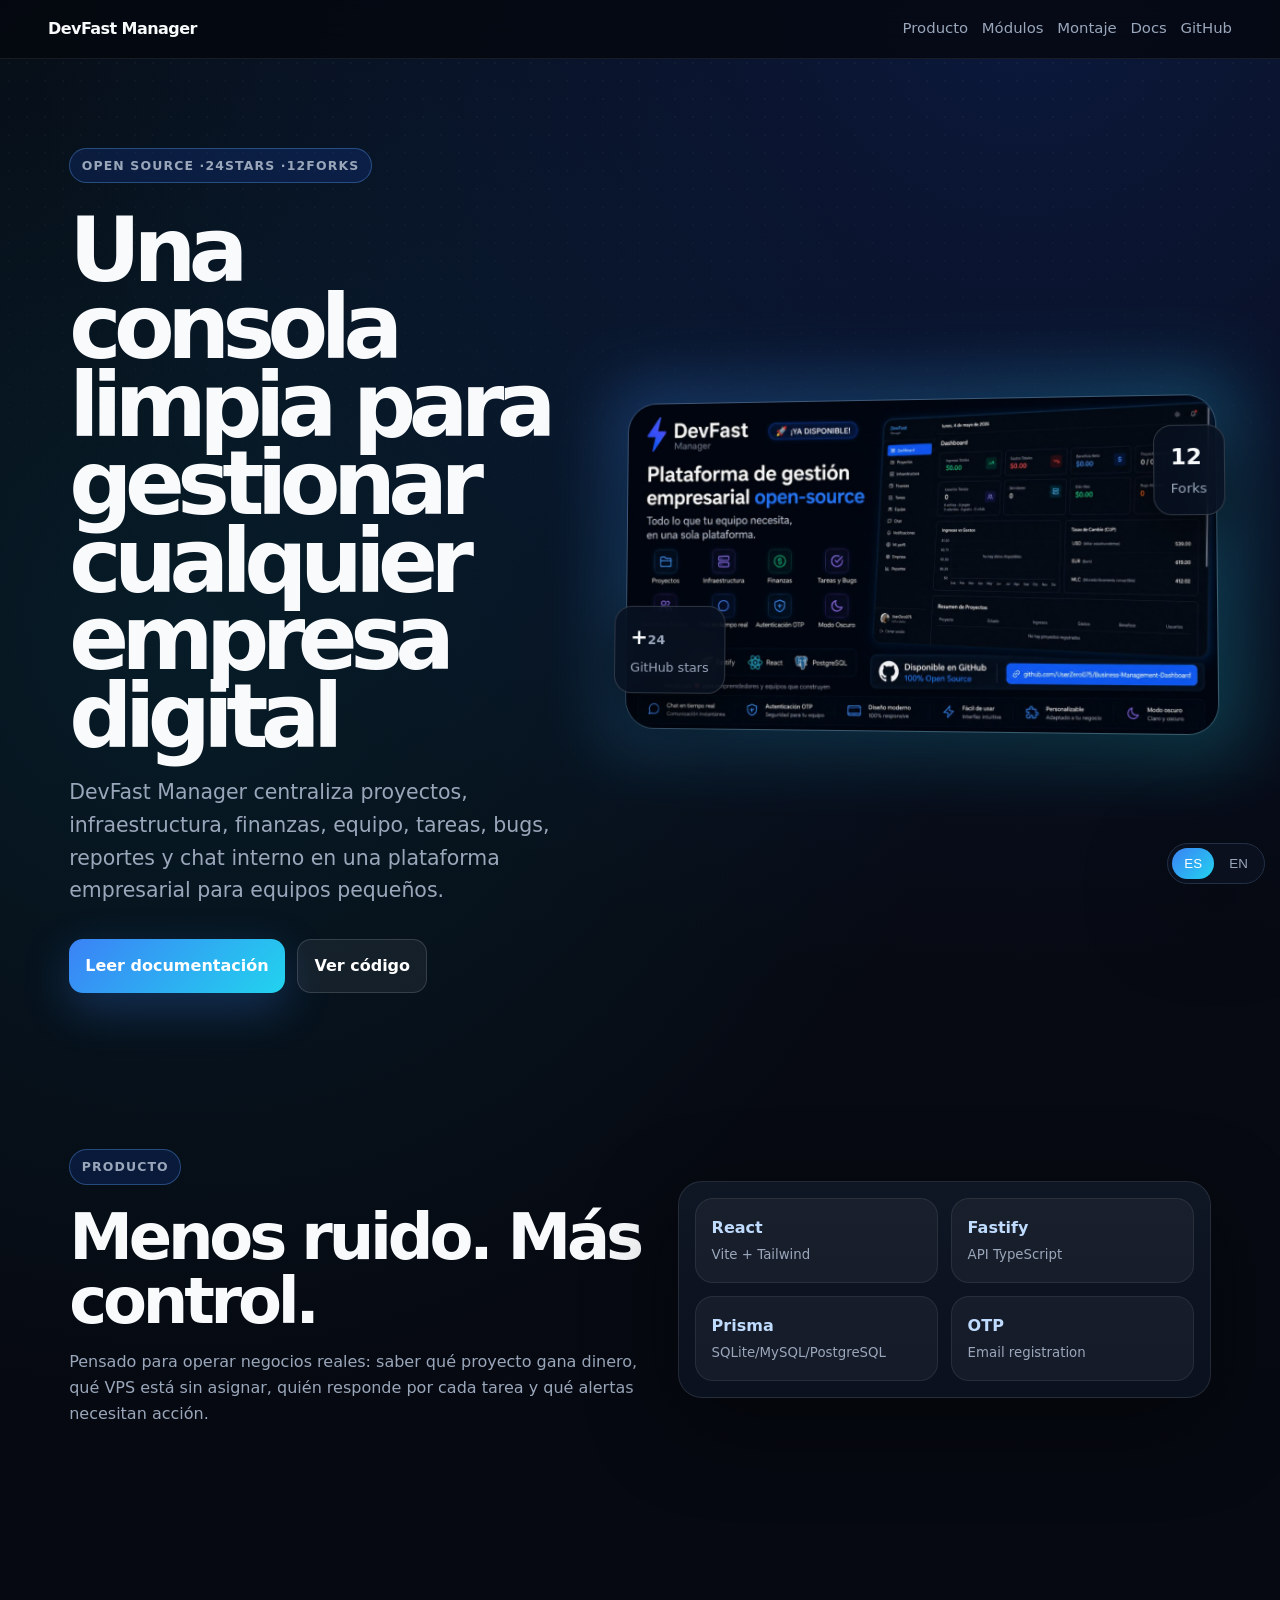
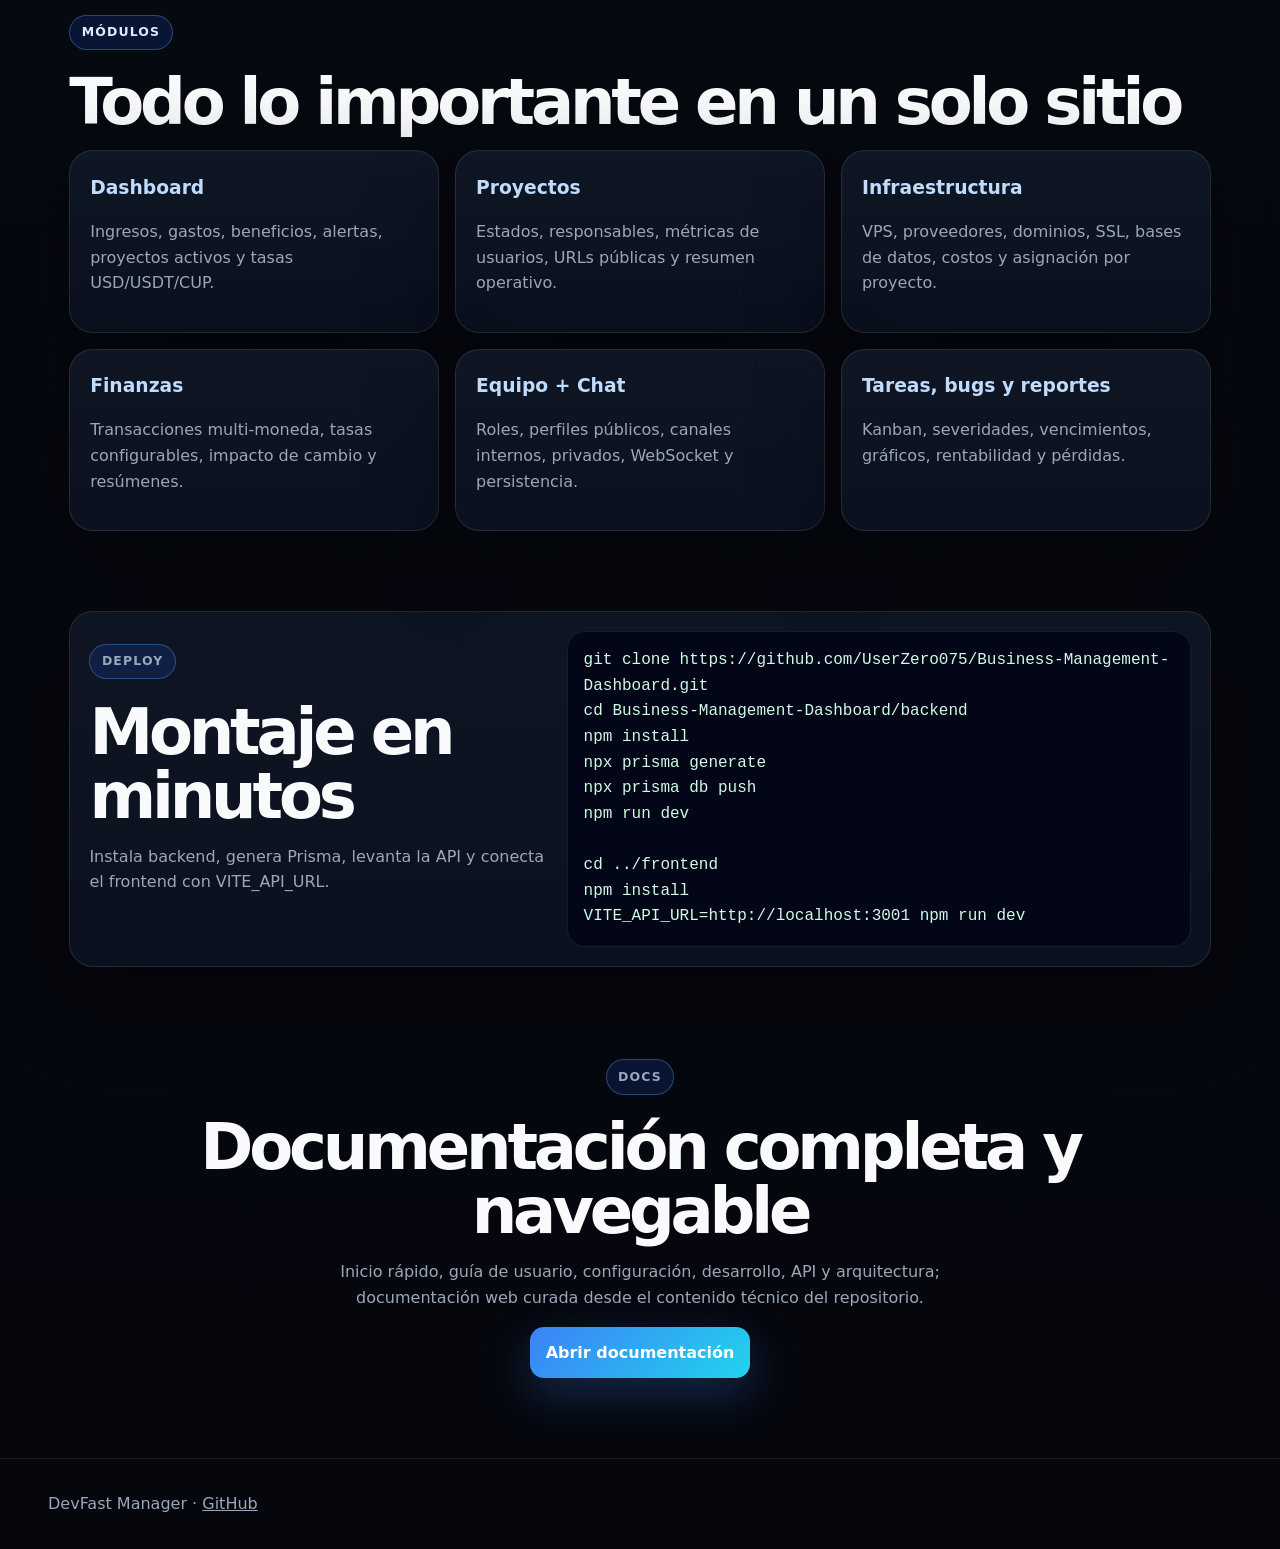
<file: index.html>
<!doctype html><html lang="es"><head><meta charset="utf-8"><meta name="viewport" content="width=device-width,initial-scale=1"><title>DevFast Manager</title><meta name="description" content="Business management platform for small teams and startups"><meta property="og:image" content="https://userzero075.github.io/devfast-manager-web/hero-bg.jpg"><link rel="stylesheet" href="style.css?v=6"></head><body><div class="grain"></div><div class="lang"><button data-lang="es">ES</button><button data-lang="en">EN</button></div><nav><a class="brand" href="#">DevFast Manager</a><div><a href="#product" data-i18n="navProduct">Producto</a><a href="#modules" data-i18n="navModules">Módulos</a><a href="#deploy" data-i18n="navDeploy">Montaje</a><a href="docs/" data-i18n="navDocs">Docs</a><a href="https://github.com/UserZero075/Business-Management-Dashboard">GitHub</a></div></nav><main><section class="hero hero-grid"><div class="hero-copy"><p class="eyebrow">Open Source · <span data-gh-stars>24</span> stars · <span data-gh-forks>12</span> forks</p><h1 data-i18n="heroTitle">Una consola limpia para gestionar cualquier empresa digital</h1><p class="lead" data-i18n="heroText">DevFast Manager centraliza proyectos, infraestructura, finanzas, equipo, tareas, bugs, reportes y chat interno en una plataforma empresarial para equipos pequeños.</p><div class="actions"><a class="btn primary" href="docs/" data-i18n="readDocs">Leer documentación</a><a class="btn" href="https://github.com/UserZero075/Business-Management-Dashboard" data-i18n="source">Ver código</a></div></div><div class="hero-visual" aria-hidden="true"><div class="screen"><img src="hero-bg.jpg" alt="DevFast Manager preview"><div class="glass-card one"><b>+<span data-gh-stars>24</span></b><span>GitHub stars</span></div><div class="glass-card two"><b data-gh-forks>12</b><span>Forks</span></div></div></div></section><section id="product" class="split"><div><p class="eyebrow" data-i18n="productEyebrow">Producto</p><h2 data-i18n="whyTitle">Menos ruido. Más control.</h2><p data-i18n="whyText">Pensado para operar negocios reales: saber qué proyecto gana dinero, qué VPS está sin asignar, quién responde por cada tarea y qué alertas necesitan acción.</p></div><div class="stack-card"><span><b>React</b><small>Vite + Tailwind</small></span><span><b>Fastify</b><small>API TypeScript</small></span><span><b>Prisma</b><small>SQLite/MySQL/PostgreSQL</small></span><span><b>OTP</b><small>Email registration</small></span></div></section><section id="modules"><p class="eyebrow" data-i18n="modulesEyebrow">Módulos</p><h2 data-i18n="modulesTitle">Todo lo importante en un solo sitio</h2><div class="grid"><article><h3>Dashboard</h3><p data-i18n="m1">Ingresos, gastos, beneficios, alertas, proyectos activos y tasas USD/USDT/CUP.</p></article><article><h3 data-i18n="m2t">Proyectos</h3><p data-i18n="m2">Estados, responsables, métricas de usuarios, URLs públicas y resumen operativo.</p></article><article><h3 data-i18n="m3t">Infraestructura</h3><p data-i18n="m3">VPS, proveedores, dominios, SSL, bases de datos, costos y asignación por proyecto.</p></article><article><h3 data-i18n="m4t">Finanzas</h3><p data-i18n="m4">Transacciones multi-moneda, tasas configurables, impacto de cambio y resúmenes.</p></article><article><h3 data-i18n="m5t">Equipo + Chat</h3><p data-i18n="m5">Roles, perfiles públicos, canales internos, privados, WebSocket y persistencia.</p></article><article><h3 data-i18n="m6t">Tareas, bugs y reportes</h3><p data-i18n="m6">Kanban, severidades, vencimientos, gráficos, rentabilidad y pérdidas.</p></article></div></section><section id="deploy" class="terminal"><div><p class="eyebrow" data-i18n="deployEyebrow">Deploy</p><h2 data-i18n="deployTitle">Montaje en minutos</h2><p data-i18n="deployText">Instala backend, genera Prisma, levanta la API y conecta el frontend con VITE_API_URL.</p></div><pre><code>git clone https://github.com/UserZero075/Business-Management-Dashboard.git
cd Business-Management-Dashboard/backend
npm install
npx prisma generate
npx prisma db push
npm run dev

cd ../frontend
npm install
VITE_API_URL=http://localhost:3001 npm run dev</code></pre></section><section class="docs-call"><p class="eyebrow">Docs</p><h2 data-i18n="docsTitle">Documentación completa y navegable</h2><p data-i18n="docsText">Inicio rápido, guía de usuario, configuración, desarrollo, API y arquitectura; documentación web curada desde el contenido técnico del repositorio.</p><a class="btn primary" href="docs/" data-i18n="openDocs">Abrir documentación</a></section></main><footer>DevFast Manager · <a href="https://github.com/UserZero075/Business-Management-Dashboard">GitHub</a></footer><script src="i18n.js"></script></body></html>
</file>
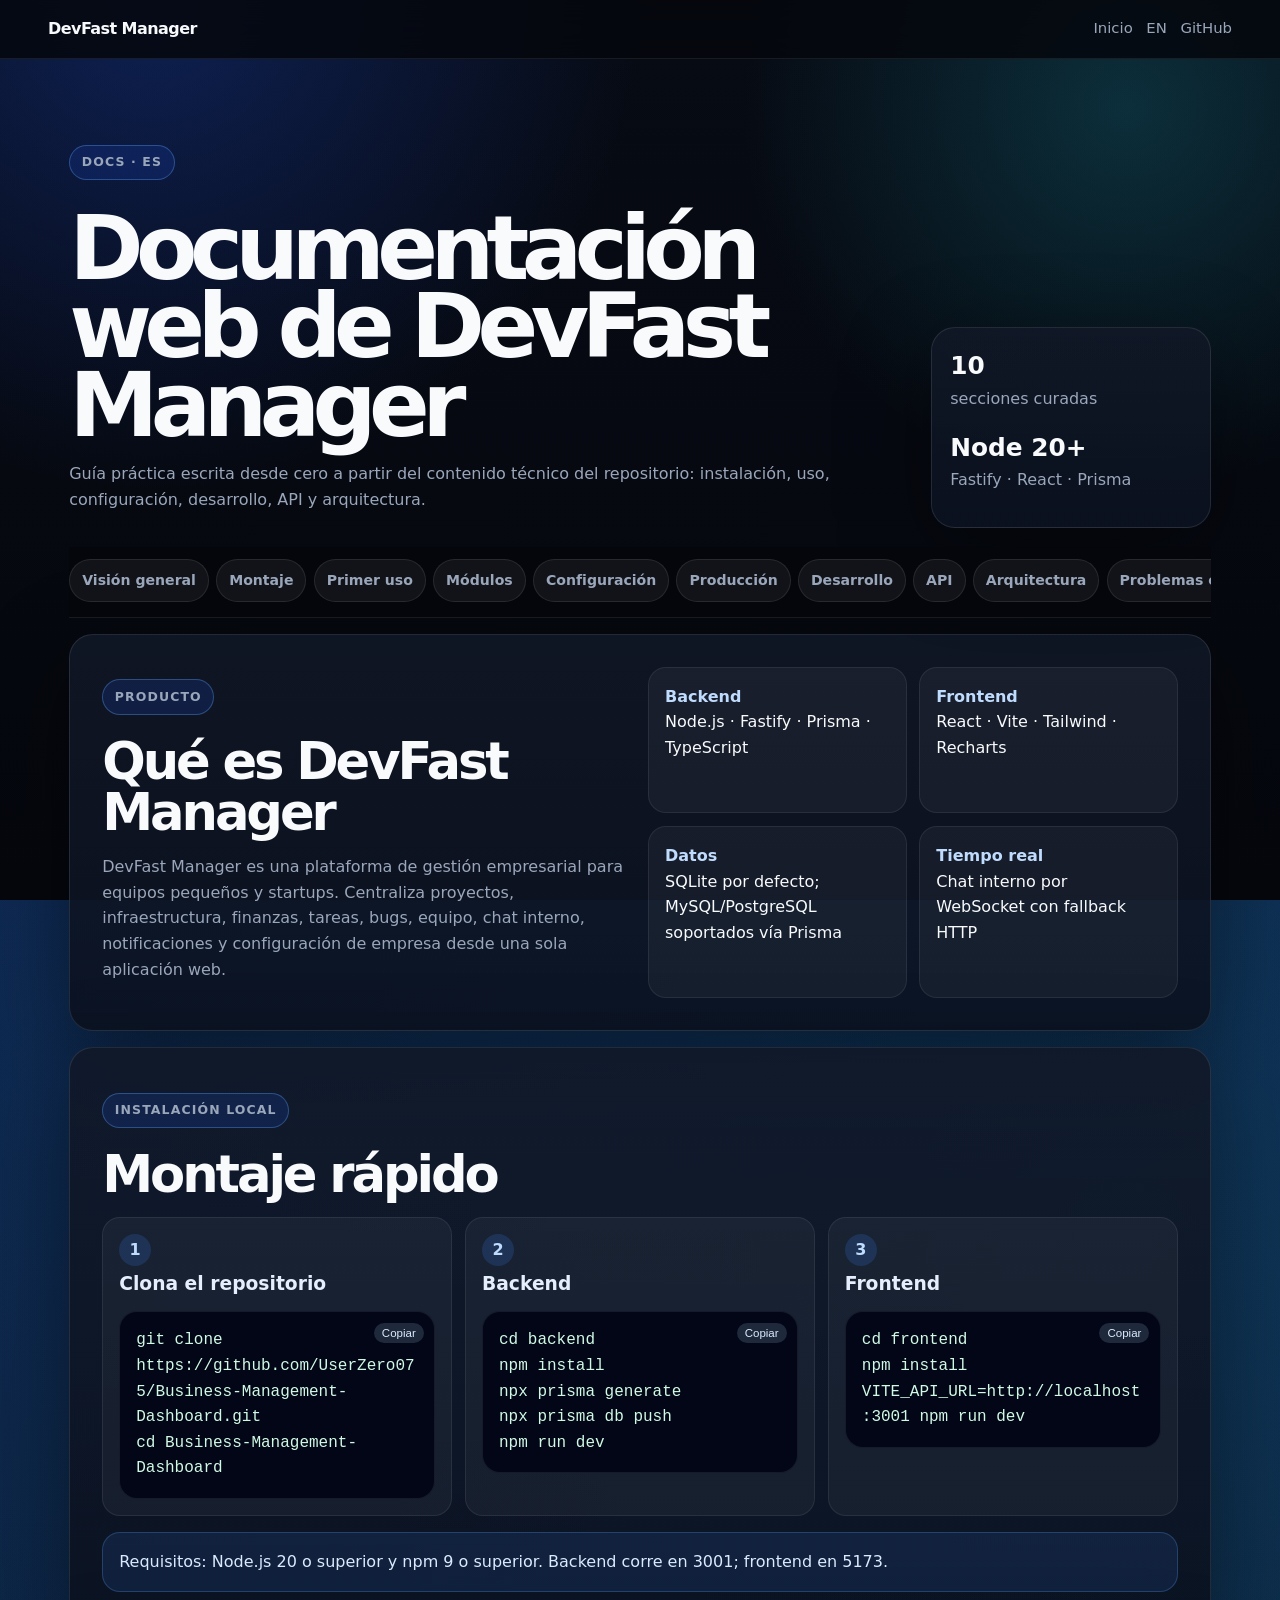
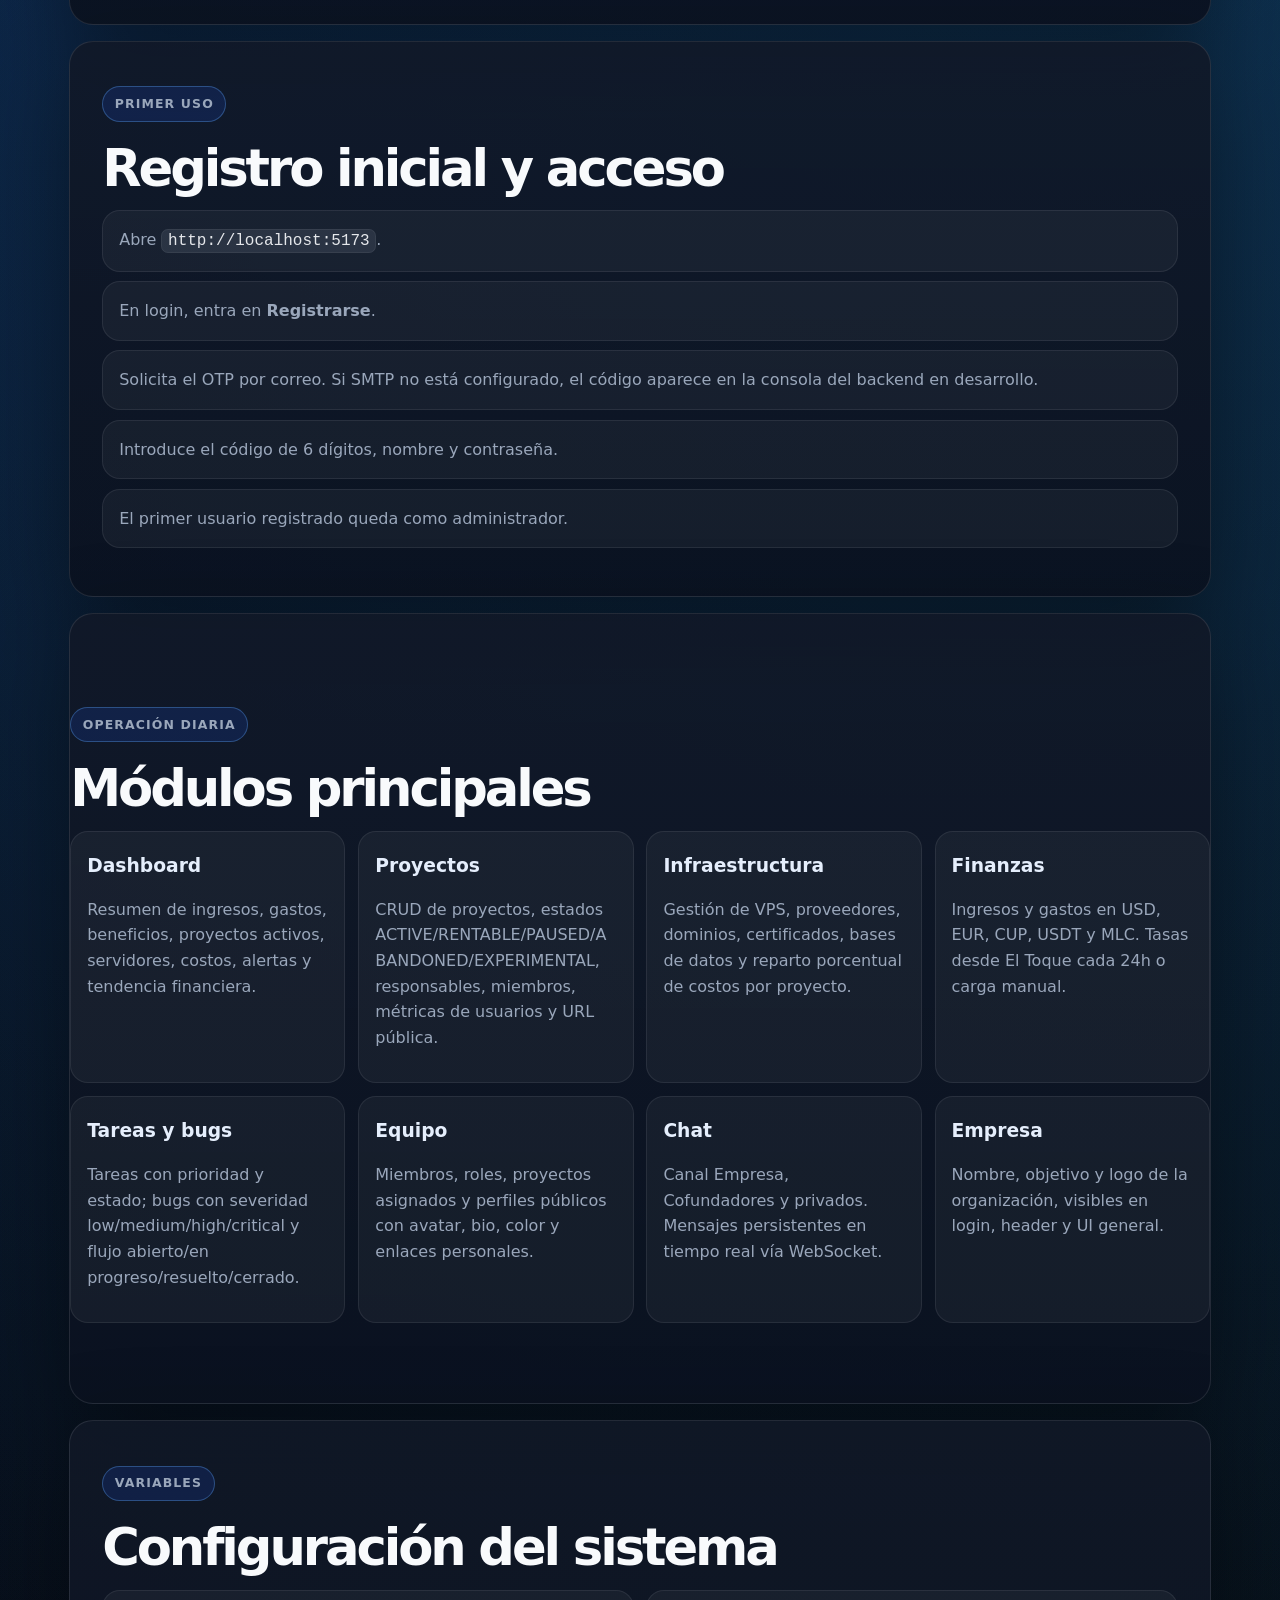
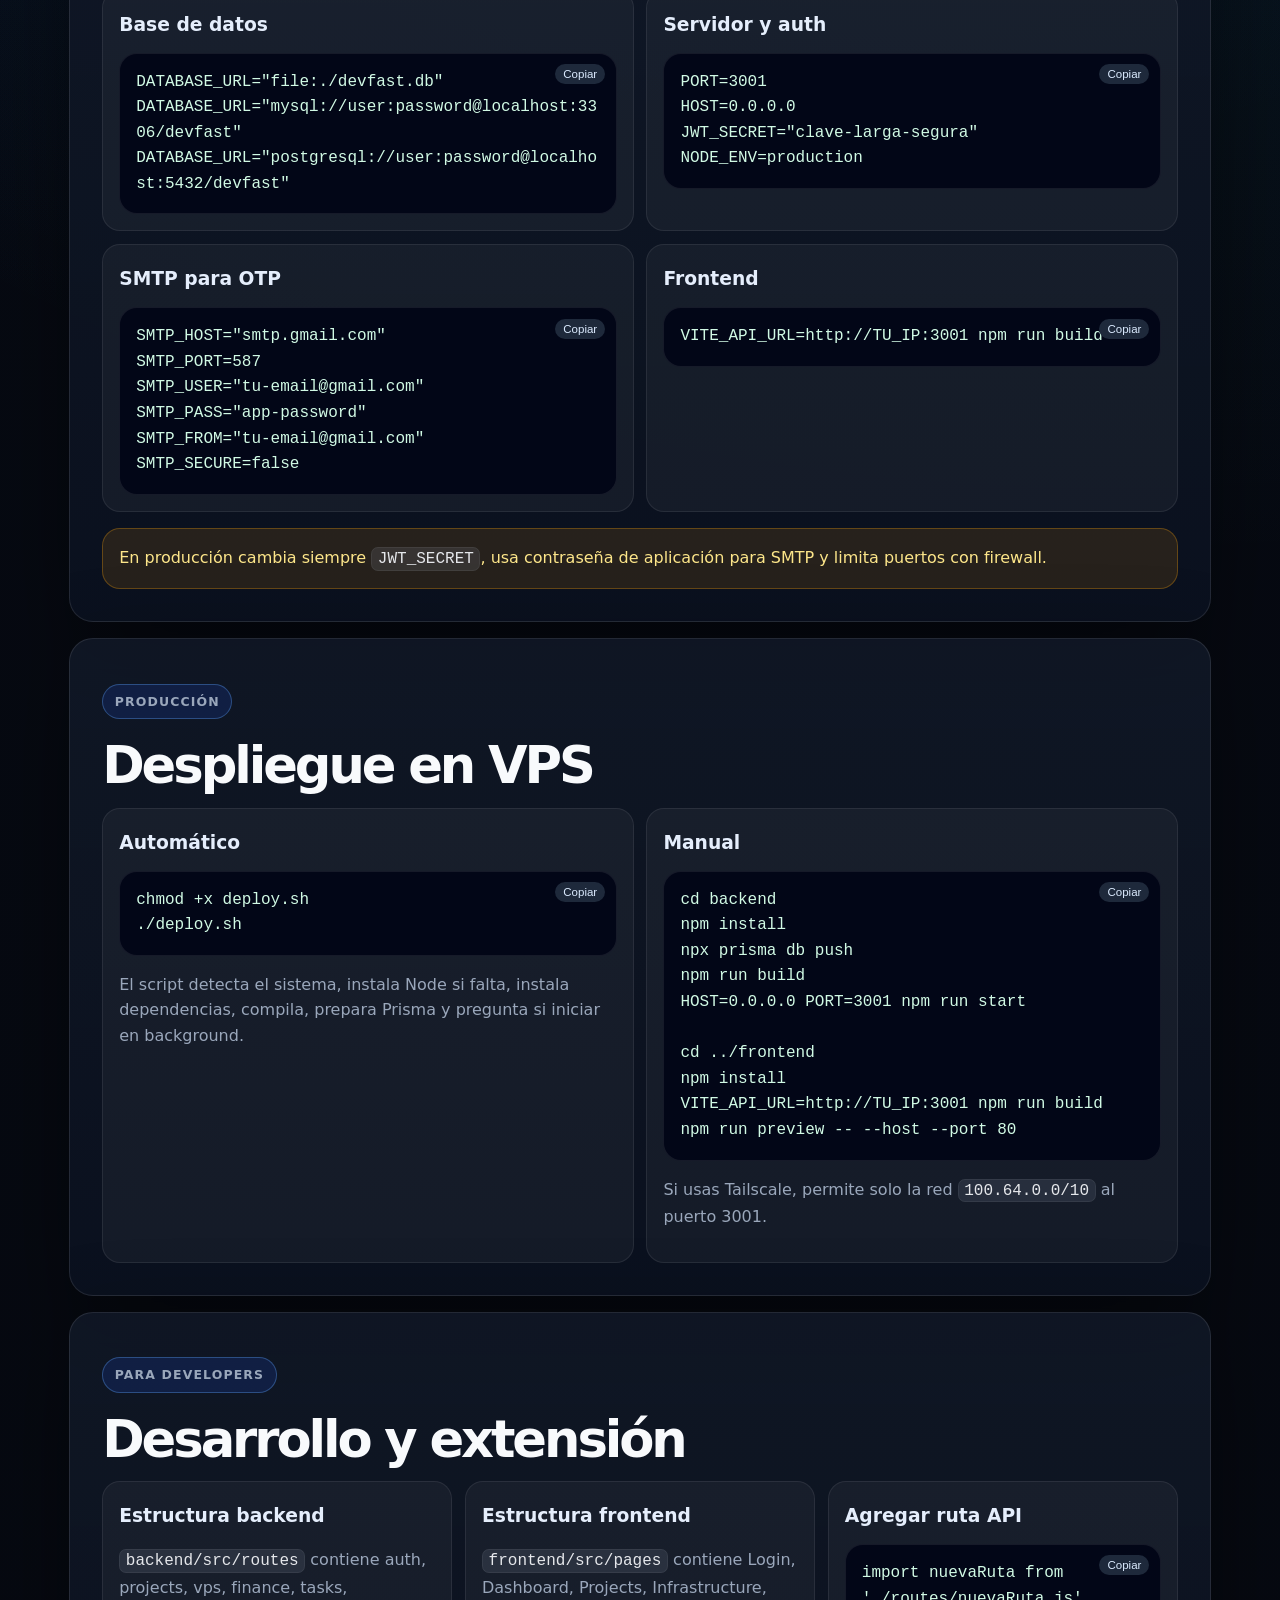
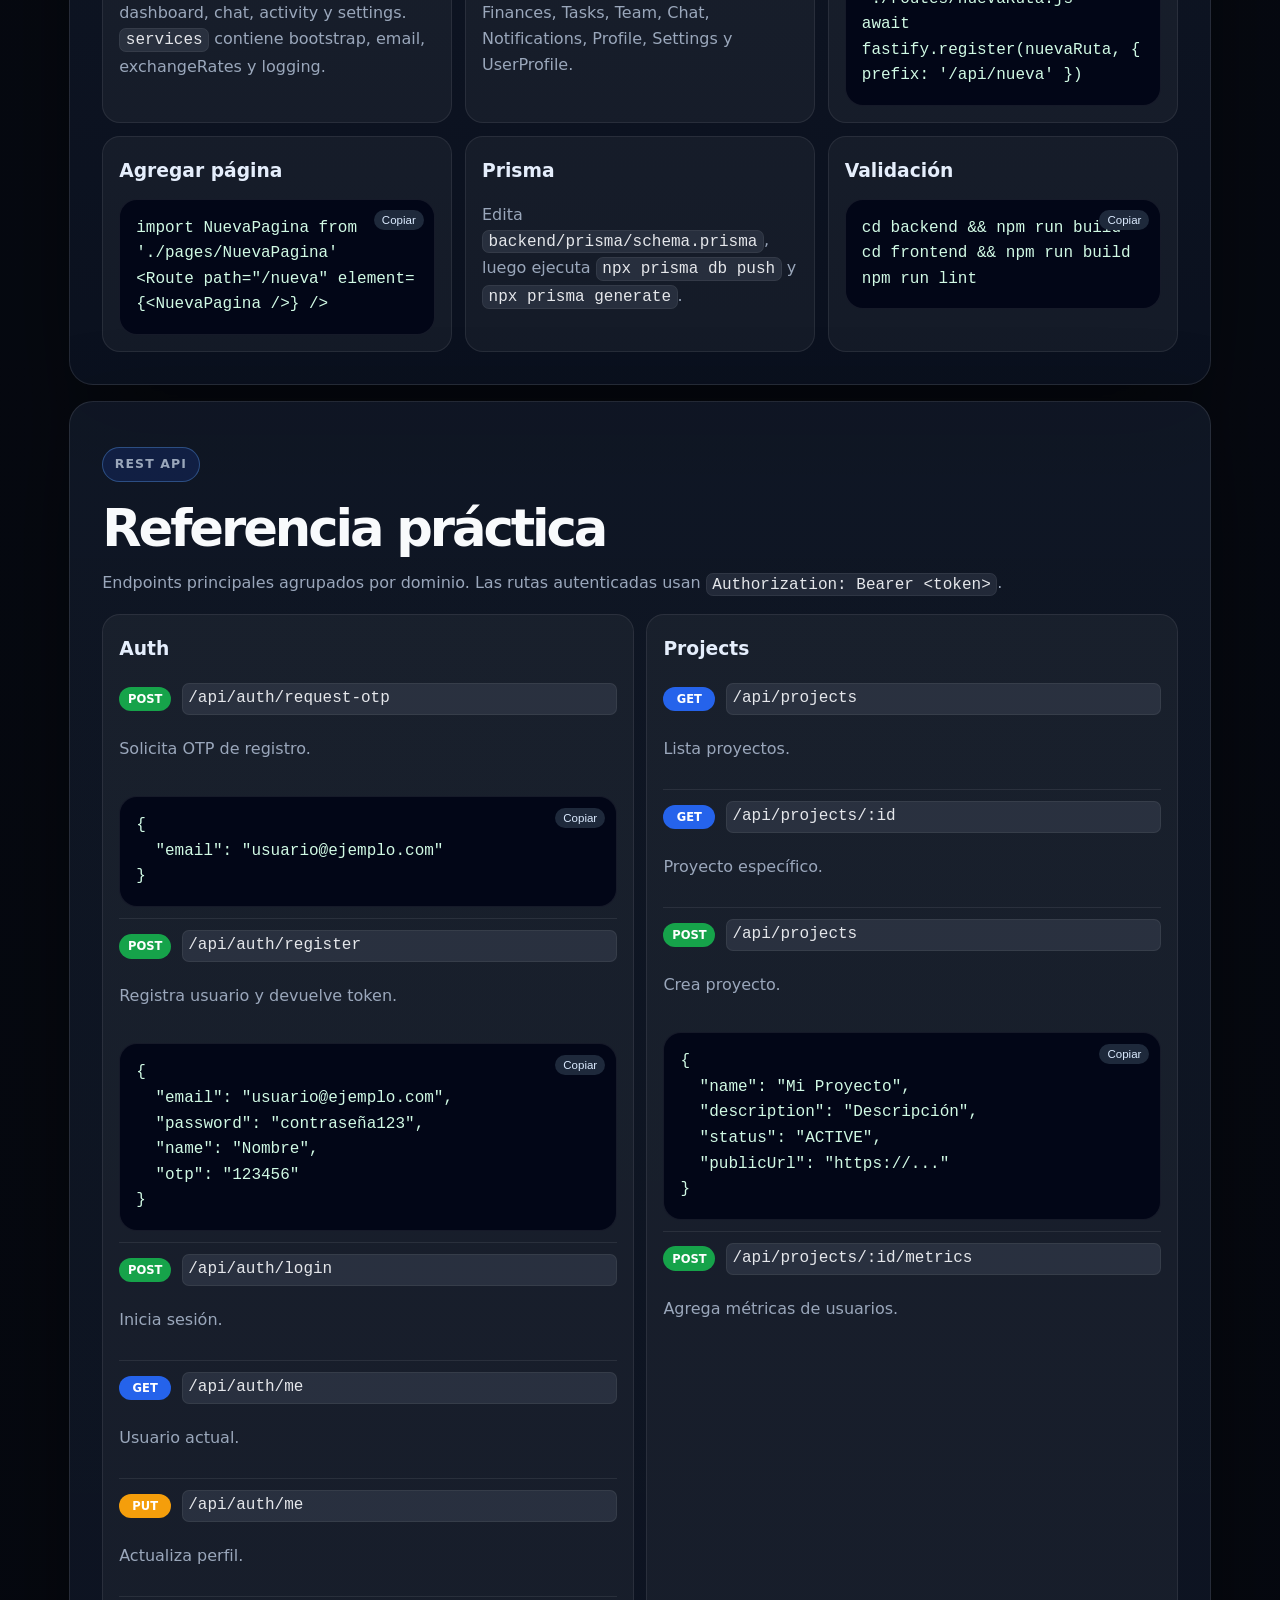
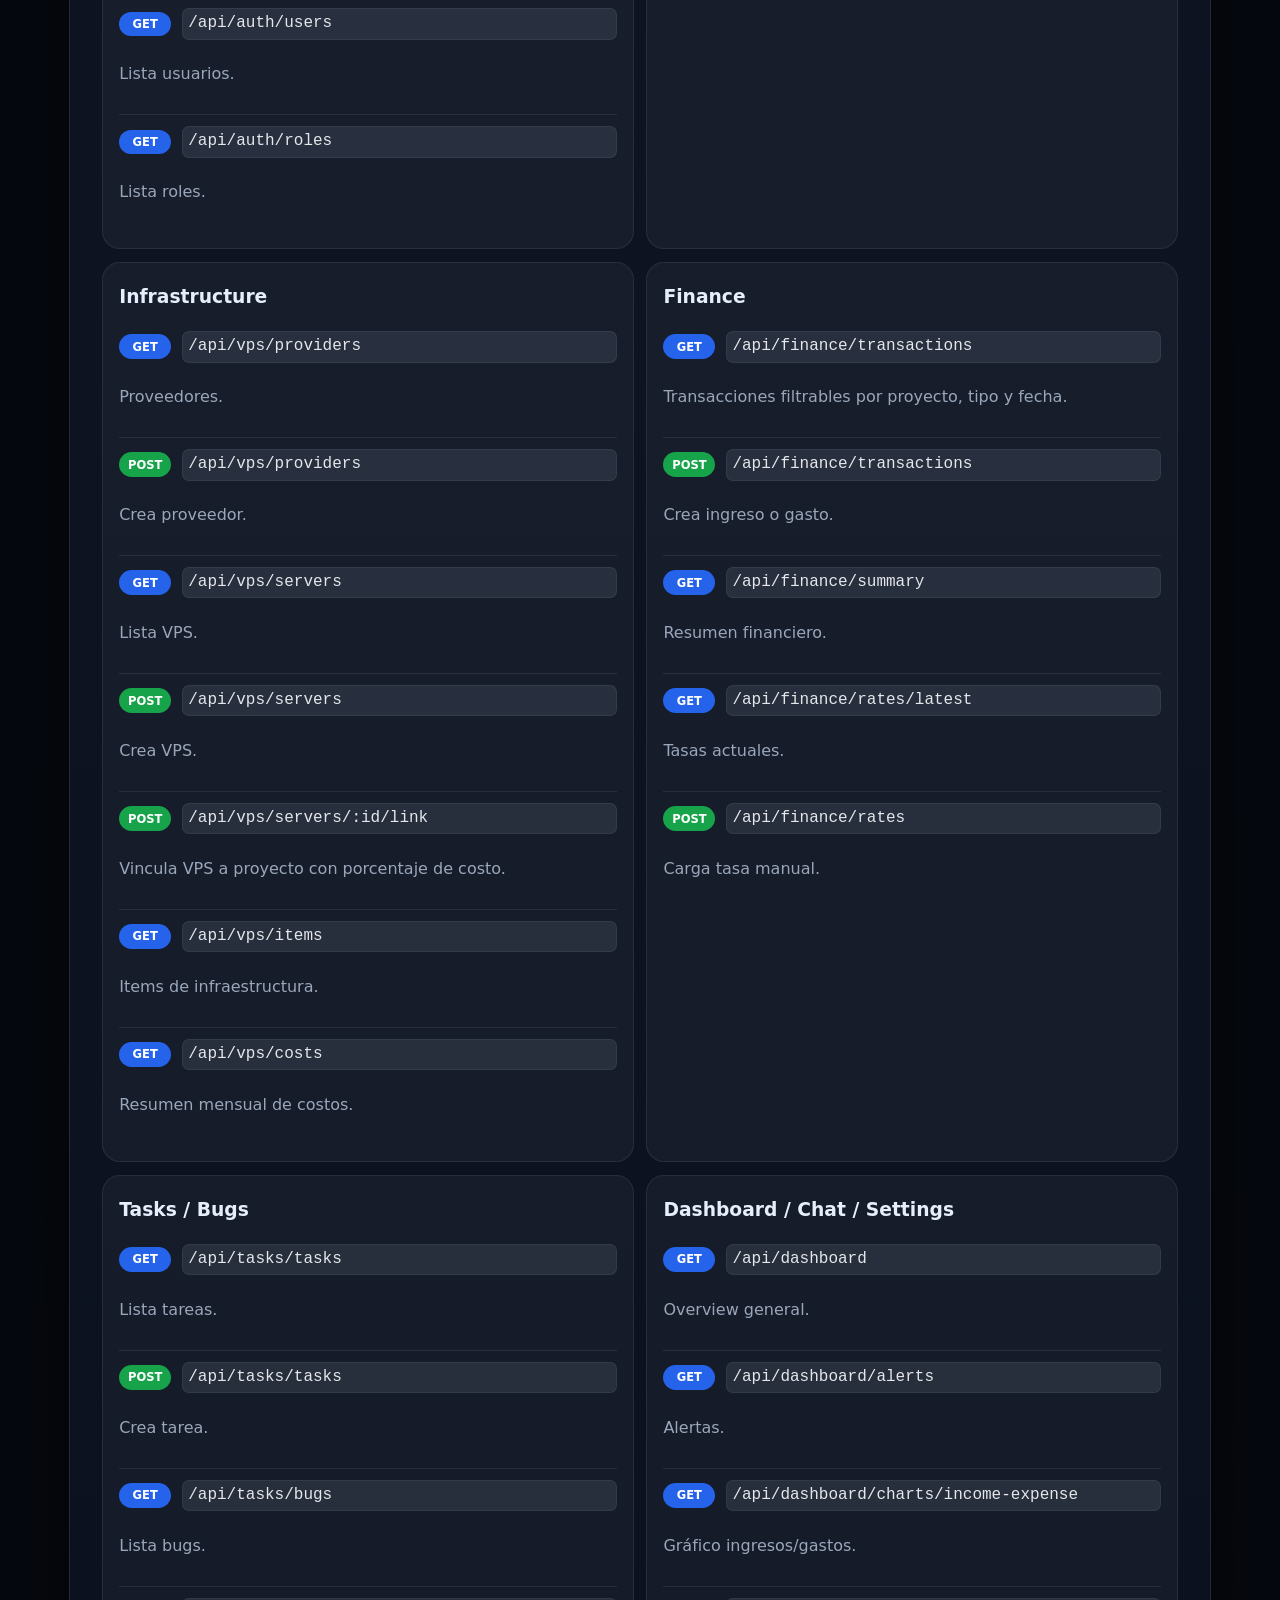
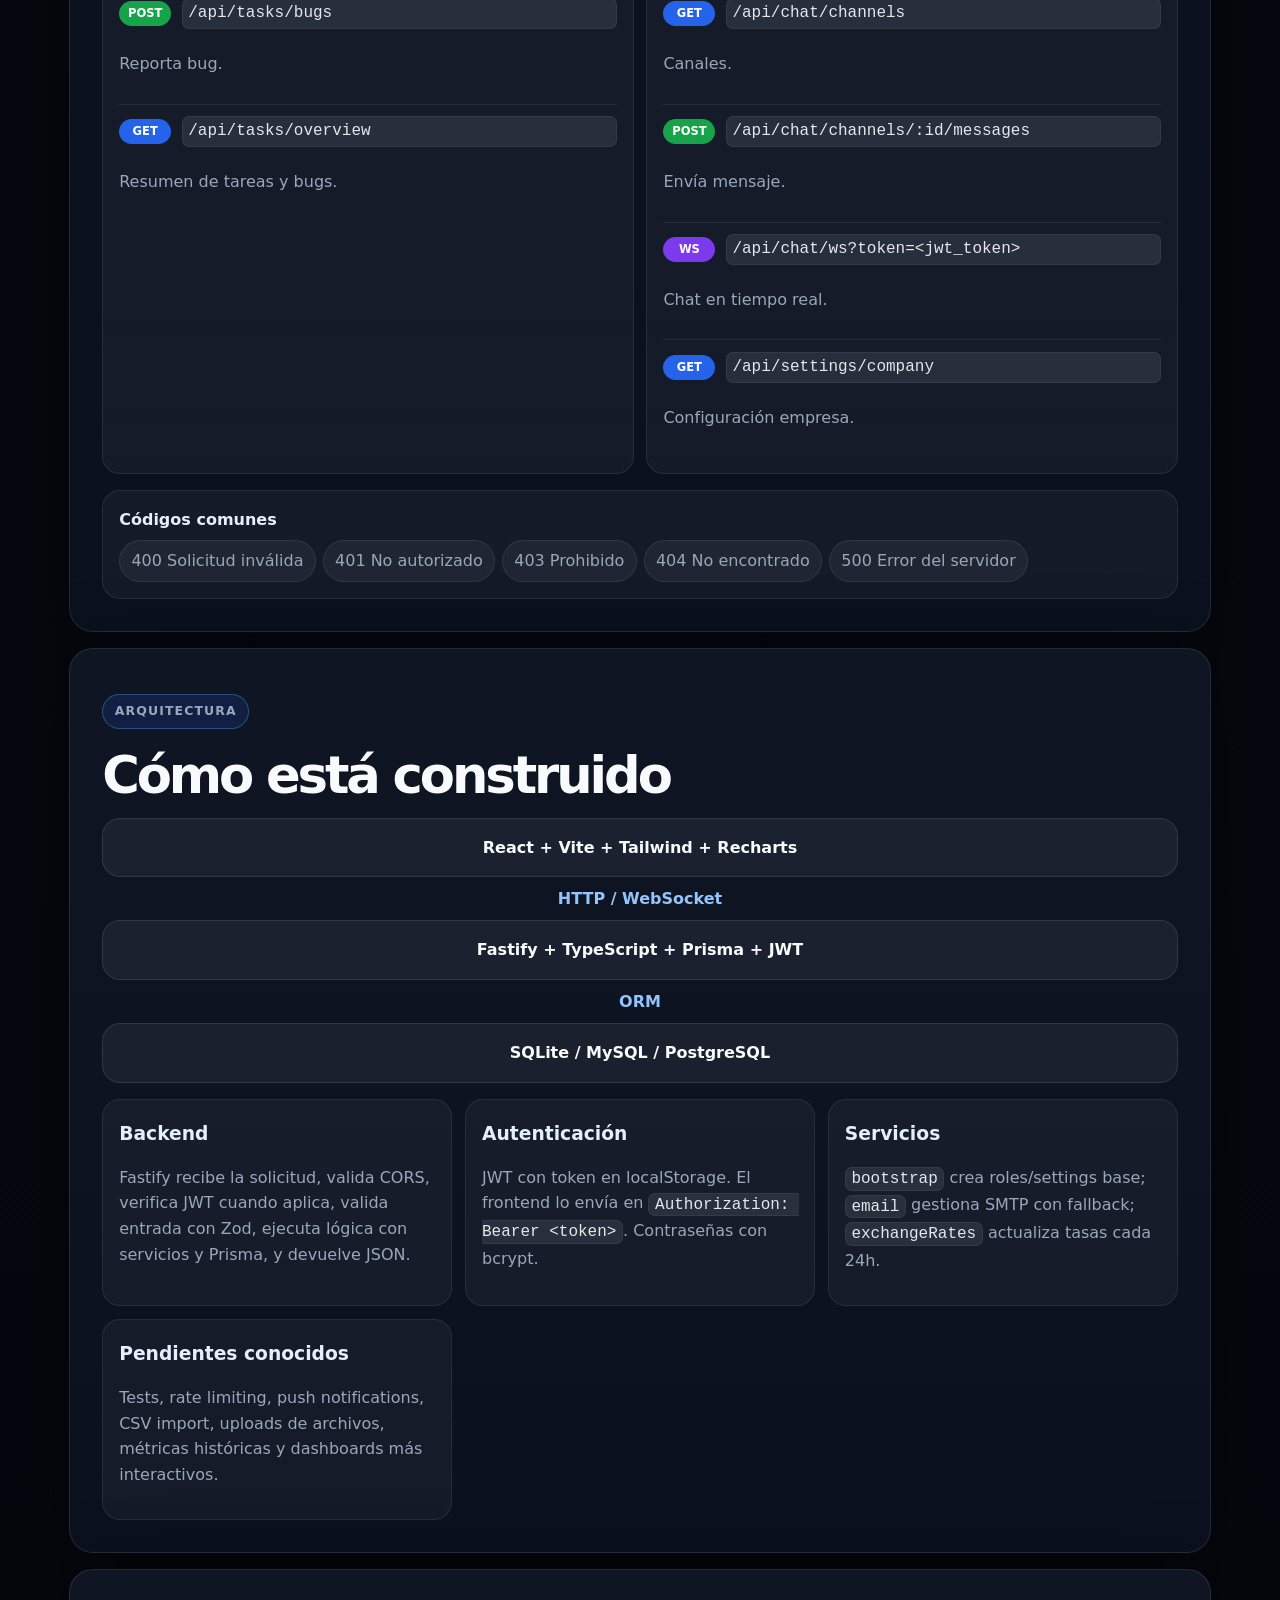
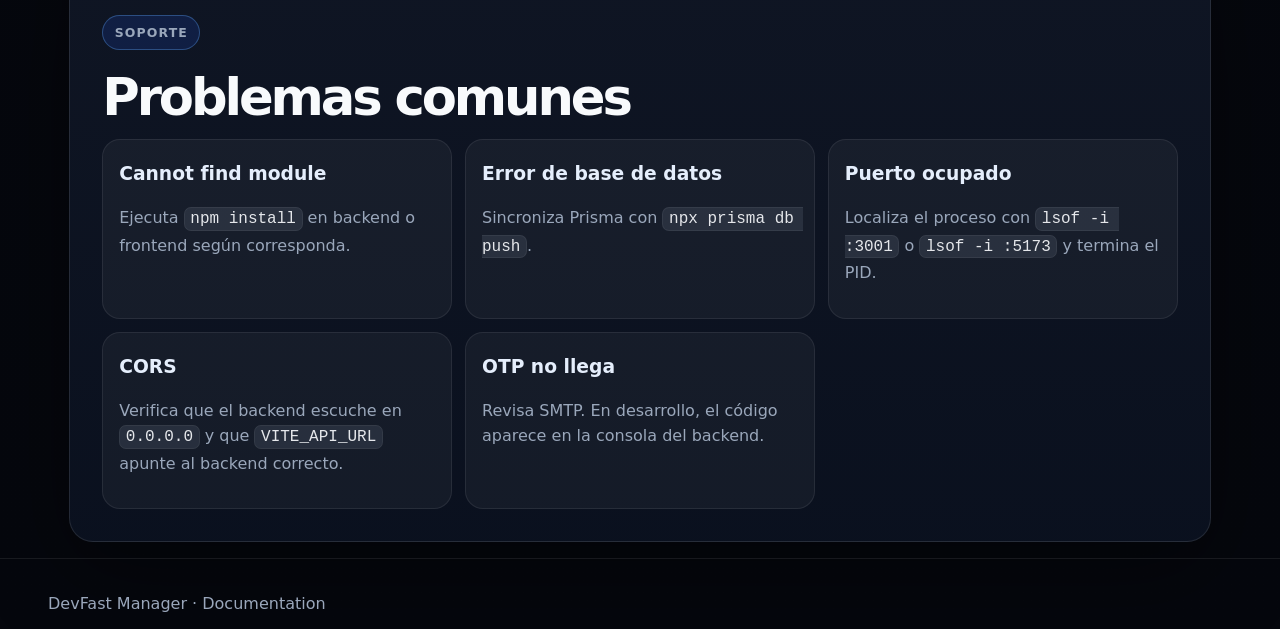
<file: docs/index.html>
<!doctype html><html lang="es"><head><meta charset="utf-8"><meta name="viewport" content="width=device-width,initial-scale=1"><title>DevFast Manager Docs</title><meta name="description" content="DevFast Manager documentation"><link rel="stylesheet" href="../style.css?v=5"></head><body class="docs-fresh"><div class="doc-bg"></div><nav class="doc-top"><a class="brand" href="../">DevFast Manager</a><div><a href="../">Inicio</a><a href="./en.html">EN</a><a href="https://github.com/UserZero075/Business-Management-Dashboard">GitHub</a></div></nav><main class="fresh-main"><header class="fresh-hero"><div><p class="kicker">Docs · ES</p><h1>Documentación web de DevFast Manager</h1><p>Guía práctica escrita desde cero a partir del contenido técnico del repositorio: instalación, uso, configuración, desarrollo, API y arquitectura.</p></div><div class="doc-card"><b>10</b><span>secciones curadas</span><b>Node 20+</b><span>Fastify · React · Prisma</span></div></header><section class="doc-nav"><select onchange="if(this.value) location.hash=this.value"><option value="">Ir a sección</option><option value="#overview">Visión general</option><option value="#setup">Montaje</option><option value="#first-use">Primer uso</option><option value="#modules">Módulos</option><option value="#config">Configuración</option><option value="#deploy">Producción</option><option value="#development">Desarrollo</option><option value="#api">API</option><option value="#architecture">Arquitectura</option><option value="#troubleshooting">Problemas comunes</option></select><div><a href="#overview">Visión general</a><a href="#setup">Montaje</a><a href="#first-use">Primer uso</a><a href="#modules">Módulos</a><a href="#config">Configuración</a><a href="#deploy">Producción</a><a href="#development">Desarrollo</a><a href="#api">API</a><a href="#architecture">Arquitectura</a><a href="#troubleshooting">Problemas comunes</a></div></section><section id="overview" class="doc-block hero-doc"><div><p class="kicker">Producto</p><h2>Qué es DevFast Manager</h2><p>DevFast Manager es una plataforma de gestión empresarial para equipos pequeños y startups. Centraliza proyectos, infraestructura, finanzas, tareas, bugs, equipo, chat interno, notificaciones y configuración de empresa desde una sola aplicación web.</p></div><div class="facts"><span><b>Backend</b>Node.js · Fastify · Prisma · TypeScript</span><span><b>Frontend</b>React · Vite · Tailwind · Recharts</span><span><b>Datos</b>SQLite por defecto; MySQL/PostgreSQL soportados vía Prisma</span><span><b>Tiempo real</b>Chat interno por WebSocket con fallback HTTP</span></div></section><section id="setup" class="doc-block"><p class="kicker">Instalación local</p><h2>Montaje rápido</h2><div class="steps"><article><b>1</b><h3>Clona el repositorio</h3><pre><button class="copy" type="button">Copiar</button><code>git clone https://github.com/UserZero075/Business-Management-Dashboard.git
cd Business-Management-Dashboard</code></pre></article><article><b>2</b><h3>Backend</h3><pre><button class="copy" type="button">Copiar</button><code>cd backend
npm install
npx prisma generate
npx prisma db push
npm run dev</code></pre></article><article><b>3</b><h3>Frontend</h3><pre><button class="copy" type="button">Copiar</button><code>cd frontend
npm install
VITE_API_URL=http://localhost:3001 npm run dev</code></pre></article></div><div class="notice">Requisitos: Node.js 20 o superior y npm 9 o superior. Backend corre en 3001; frontend en 5173.</div></section><section id="first-use" class="doc-block"><p class="kicker">Primer uso</p><h2>Registro inicial y acceso</h2><ol class="timeline"><li>Abre <code>http://localhost:5173</code>.</li><li>En login, entra en <b>Registrarse</b>.</li><li>Solicita el OTP por correo. Si SMTP no está configurado, el código aparece en la consola del backend en desarrollo.</li><li>Introduce el código de 6 dígitos, nombre y contraseña.</li><li>El primer usuario registrado queda como administrador.</li></ol></section><section id="modules" class="doc-block"><p class="kicker">Operación diaria</p><h2>Módulos principales</h2><div class="module-grid"><article><h3>Dashboard</h3><p>Resumen de ingresos, gastos, beneficios, proyectos activos, servidores, costos, alertas y tendencia financiera.</p></article><article><h3>Proyectos</h3><p>CRUD de proyectos, estados ACTIVE/RENTABLE/PAUSED/ABANDONED/EXPERIMENTAL, responsables, miembros, métricas de usuarios y URL pública.</p></article><article><h3>Infraestructura</h3><p>Gestión de VPS, proveedores, dominios, certificados, bases de datos y reparto porcentual de costos por proyecto.</p></article><article><h3>Finanzas</h3><p>Ingresos y gastos en USD, EUR, CUP, USDT y MLC. Tasas desde El Toque cada 24h o carga manual.</p></article><article><h3>Tareas y bugs</h3><p>Tareas con prioridad y estado; bugs con severidad low/medium/high/critical y flujo abierto/en progreso/resuelto/cerrado.</p></article><article><h3>Equipo</h3><p>Miembros, roles, proyectos asignados y perfiles públicos con avatar, bio, color y enlaces personales.</p></article><article><h3>Chat</h3><p>Canal Empresa, Cofundadores y privados. Mensajes persistentes en tiempo real vía WebSocket.</p></article><article><h3>Empresa</h3><p>Nombre, objetivo y logo de la organización, visibles en login, header y UI general.</p></article></div></section><section id="config" class="doc-block"><p class="kicker">Variables</p><h2>Configuración del sistema</h2><div class="config-grid"><article><h3>Base de datos</h3><pre><button class="copy" type="button">Copiar</button><code>DATABASE_URL="file:./devfast.db"
DATABASE_URL="mysql://user:password@localhost:3306/devfast"
DATABASE_URL="postgresql://user:password@localhost:5432/devfast"</code></pre></article><article><h3>Servidor y auth</h3><pre><button class="copy" type="button">Copiar</button><code>PORT=3001
HOST=0.0.0.0
JWT_SECRET="clave-larga-segura"
NODE_ENV=production</code></pre></article><article><h3>SMTP para OTP</h3><pre><button class="copy" type="button">Copiar</button><code>SMTP_HOST="smtp.gmail.com"
SMTP_PORT=587
SMTP_USER="tu-email@gmail.com"
SMTP_PASS="app-password"
SMTP_FROM="tu-email@gmail.com"
SMTP_SECURE=false</code></pre></article><article><h3>Frontend</h3><pre><button class="copy" type="button">Copiar</button><code>VITE_API_URL=http://TU_IP:3001 npm run build</code></pre></article></div><div class="notice danger">En producción cambia siempre <code>JWT_SECRET</code>, usa contraseña de aplicación para SMTP y limita puertos con firewall.</div></section><section id="deploy" class="doc-block"><p class="kicker">Producción</p><h2>Despliegue en VPS</h2><div class="split-doc"><div><h3>Automático</h3><pre><button class="copy" type="button">Copiar</button><code>chmod +x deploy.sh
./deploy.sh</code></pre><p>El script detecta el sistema, instala Node si falta, instala dependencias, compila, prepara Prisma y pregunta si iniciar en background.</p></div><div><h3>Manual</h3><pre><button class="copy" type="button">Copiar</button><code>cd backend
npm install
npx prisma db push
npm run build
HOST=0.0.0.0 PORT=3001 npm run start

cd ../frontend
npm install
VITE_API_URL=http://TU_IP:3001 npm run build
npm run preview -- --host --port 80</code></pre><p>Si usas Tailscale, permite solo la red <code>100.64.0.0/10</code> al puerto 3001.</p></div></div></section><section id="development" class="doc-block"><p class="kicker">Para developers</p><h2>Desarrollo y extensión</h2><div class="module-grid compact"><article><h3>Estructura backend</h3><p><code>backend/src/routes</code> contiene auth, projects, vps, finance, tasks, dashboard, chat, activity y settings. <code>services</code> contiene bootstrap, email, exchangeRates y logging.</p></article><article><h3>Estructura frontend</h3><p><code>frontend/src/pages</code> contiene Login, Dashboard, Projects, Infrastructure, Finances, Tasks, Team, Chat, Notifications, Profile, Settings y UserProfile.</p></article><article><h3>Agregar ruta API</h3><pre><button class="copy" type="button">Copiar</button><code>import nuevaRuta from './routes/nuevaRuta.js'
await fastify.register(nuevaRuta, { prefix: '/api/nueva' })</code></pre></article><article><h3>Agregar página</h3><pre><button class="copy" type="button">Copiar</button><code>import NuevaPagina from './pages/NuevaPagina'
&lt;Route path="/nueva" element={&lt;NuevaPagina /&gt;} /&gt;</code></pre></article><article><h3>Prisma</h3><p>Edita <code>backend/prisma/schema.prisma</code>, luego ejecuta <code>npx prisma db push</code> y <code>npx prisma generate</code>.</p></article><article><h3>Validación</h3><pre><button class="copy" type="button">Copiar</button><code>cd backend &amp;&amp; npm run build
cd frontend &amp;&amp; npm run build
npm run lint</code></pre></article></div></section><section id="api" class="doc-block"><p class="kicker">REST API</p><h2>Referencia práctica</h2><p>Endpoints principales agrupados por dominio. Las rutas autenticadas usan <code>Authorization: Bearer &lt;token&gt;</code>.</p><div class="api-groups"><article><h3>Auth</h3><div class="api-row"><span class="verb post">POST</span><code>/api/auth/request-otp</code><p>Solicita OTP de registro.</p><pre><button class="copy" type="button">Copiar</button><code>{
  "email": "usuario@ejemplo.com"
}</code></pre></div><div class="api-row"><span class="verb post">POST</span><code>/api/auth/register</code><p>Registra usuario y devuelve token.</p><pre><button class="copy" type="button">Copiar</button><code>{
  "email": "usuario@ejemplo.com",
  "password": "contraseña123",
  "name": "Nombre",
  "otp": "123456"
}</code></pre></div><div class="api-row"><span class="verb post">POST</span><code>/api/auth/login</code><p>Inicia sesión.</p></div><div class="api-row"><span class="verb get">GET</span><code>/api/auth/me</code><p>Usuario actual.</p></div><div class="api-row"><span class="verb put">PUT</span><code>/api/auth/me</code><p>Actualiza perfil.</p></div><div class="api-row"><span class="verb get">GET</span><code>/api/auth/users</code><p>Lista usuarios.</p></div><div class="api-row"><span class="verb get">GET</span><code>/api/auth/roles</code><p>Lista roles.</p></div></article><article><h3>Projects</h3><div class="api-row"><span class="verb get">GET</span><code>/api/projects</code><p>Lista proyectos.</p></div><div class="api-row"><span class="verb get">GET</span><code>/api/projects/:id</code><p>Proyecto específico.</p></div><div class="api-row"><span class="verb post">POST</span><code>/api/projects</code><p>Crea proyecto.</p><pre><button class="copy" type="button">Copiar</button><code>{
  "name": "Mi Proyecto",
  "description": "Descripción",
  "status": "ACTIVE",
  "publicUrl": "https://..."
}</code></pre></div><div class="api-row"><span class="verb post">POST</span><code>/api/projects/:id/metrics</code><p>Agrega métricas de usuarios.</p></div></article><article><h3>Infrastructure</h3><div class="api-row"><span class="verb get">GET</span><code>/api/vps/providers</code><p>Proveedores.</p></div><div class="api-row"><span class="verb post">POST</span><code>/api/vps/providers</code><p>Crea proveedor.</p></div><div class="api-row"><span class="verb get">GET</span><code>/api/vps/servers</code><p>Lista VPS.</p></div><div class="api-row"><span class="verb post">POST</span><code>/api/vps/servers</code><p>Crea VPS.</p></div><div class="api-row"><span class="verb post">POST</span><code>/api/vps/servers/:id/link</code><p>Vincula VPS a proyecto con porcentaje de costo.</p></div><div class="api-row"><span class="verb get">GET</span><code>/api/vps/items</code><p>Items de infraestructura.</p></div><div class="api-row"><span class="verb get">GET</span><code>/api/vps/costs</code><p>Resumen mensual de costos.</p></div></article><article><h3>Finance</h3><div class="api-row"><span class="verb get">GET</span><code>/api/finance/transactions</code><p>Transacciones filtrables por proyecto, tipo y fecha.</p></div><div class="api-row"><span class="verb post">POST</span><code>/api/finance/transactions</code><p>Crea ingreso o gasto.</p></div><div class="api-row"><span class="verb get">GET</span><code>/api/finance/summary</code><p>Resumen financiero.</p></div><div class="api-row"><span class="verb get">GET</span><code>/api/finance/rates/latest</code><p>Tasas actuales.</p></div><div class="api-row"><span class="verb post">POST</span><code>/api/finance/rates</code><p>Carga tasa manual.</p></div></article><article><h3>Tasks / Bugs</h3><div class="api-row"><span class="verb get">GET</span><code>/api/tasks/tasks</code><p>Lista tareas.</p></div><div class="api-row"><span class="verb post">POST</span><code>/api/tasks/tasks</code><p>Crea tarea.</p></div><div class="api-row"><span class="verb get">GET</span><code>/api/tasks/bugs</code><p>Lista bugs.</p></div><div class="api-row"><span class="verb post">POST</span><code>/api/tasks/bugs</code><p>Reporta bug.</p></div><div class="api-row"><span class="verb get">GET</span><code>/api/tasks/overview</code><p>Resumen de tareas y bugs.</p></div></article><article><h3>Dashboard / Chat / Settings</h3><div class="api-row"><span class="verb get">GET</span><code>/api/dashboard</code><p>Overview general.</p></div><div class="api-row"><span class="verb get">GET</span><code>/api/dashboard/alerts</code><p>Alertas.</p></div><div class="api-row"><span class="verb get">GET</span><code>/api/dashboard/charts/income-expense</code><p>Gráfico ingresos/gastos.</p></div><div class="api-row"><span class="verb get">GET</span><code>/api/chat/channels</code><p>Canales.</p></div><div class="api-row"><span class="verb post">POST</span><code>/api/chat/channels/:id/messages</code><p>Envía mensaje.</p></div><div class="api-row"><span class="verb ws">WS</span><code>/api/chat/ws?token=&lt;jwt_token&gt;</code><p>Chat en tiempo real.</p></div><div class="api-row"><span class="verb get">GET</span><code>/api/settings/company</code><p>Configuración empresa.</p></div></article></div><div class="error-table"><b>Códigos comunes</b><span>400 Solicitud inválida</span><span>401 No autorizado</span><span>403 Prohibido</span><span>404 No encontrado</span><span>500 Error del servidor</span></div></section><section id="architecture" class="doc-block"><p class="kicker">Arquitectura</p><h2>Cómo está construido</h2><div class="flow"><span>React + Vite + Tailwind + Recharts</span><i>HTTP / WebSocket</i><span>Fastify + TypeScript + Prisma + JWT</span><i>ORM</i><span>SQLite / MySQL / PostgreSQL</span></div><div class="module-grid compact"><article><h3>Backend</h3><p>Fastify recibe la solicitud, valida CORS, verifica JWT cuando aplica, valida entrada con Zod, ejecuta lógica con servicios y Prisma, y devuelve JSON.</p></article><article><h3>Autenticación</h3><p>JWT con token en localStorage. El frontend lo envía en <code>Authorization: Bearer &lt;token&gt;</code>. Contraseñas con bcrypt.</p></article><article><h3>Servicios</h3><p><code>bootstrap</code> crea roles/settings base; <code>email</code> gestiona SMTP con fallback; <code>exchangeRates</code> actualiza tasas cada 24h.</p></article><article><h3>Pendientes conocidos</h3><p>Tests, rate limiting, push notifications, CSV import, uploads de archivos, métricas históricas y dashboards más interactivos.</p></article></div></section><section id="troubleshooting" class="doc-block"><p class="kicker">Soporte</p><h2>Problemas comunes</h2><div class="module-grid compact"><article><h3>Cannot find module</h3><p>Ejecuta <code>npm install</code> en backend o frontend según corresponda.</p></article><article><h3>Error de base de datos</h3><p>Sincroniza Prisma con <code>npx prisma db push</code>.</p></article><article><h3>Puerto ocupado</h3><p>Localiza el proceso con <code>lsof -i :3001</code> o <code>lsof -i :5173</code> y termina el PID.</p></article><article><h3>CORS</h3><p>Verifica que el backend escuche en <code>0.0.0.0</code> y que <code>VITE_API_URL</code> apunte al backend correcto.</p></article><article><h3>OTP no llega</h3><p>Revisa SMTP. En desarrollo, el código aparece en la consola del backend.</p></article></div></section></main><footer class="doc-footer">DevFast Manager · Documentation</footer><script>document.querySelectorAll('.copy').forEach(b=>b.onclick=async()=>{const t=b.nextElementSibling.innerText;try{await navigator.clipboard.writeText(t);b.textContent='OK';setTimeout(()=>b.textContent='Copiar',900)}catch(e){}})</script></body></html>
</file>
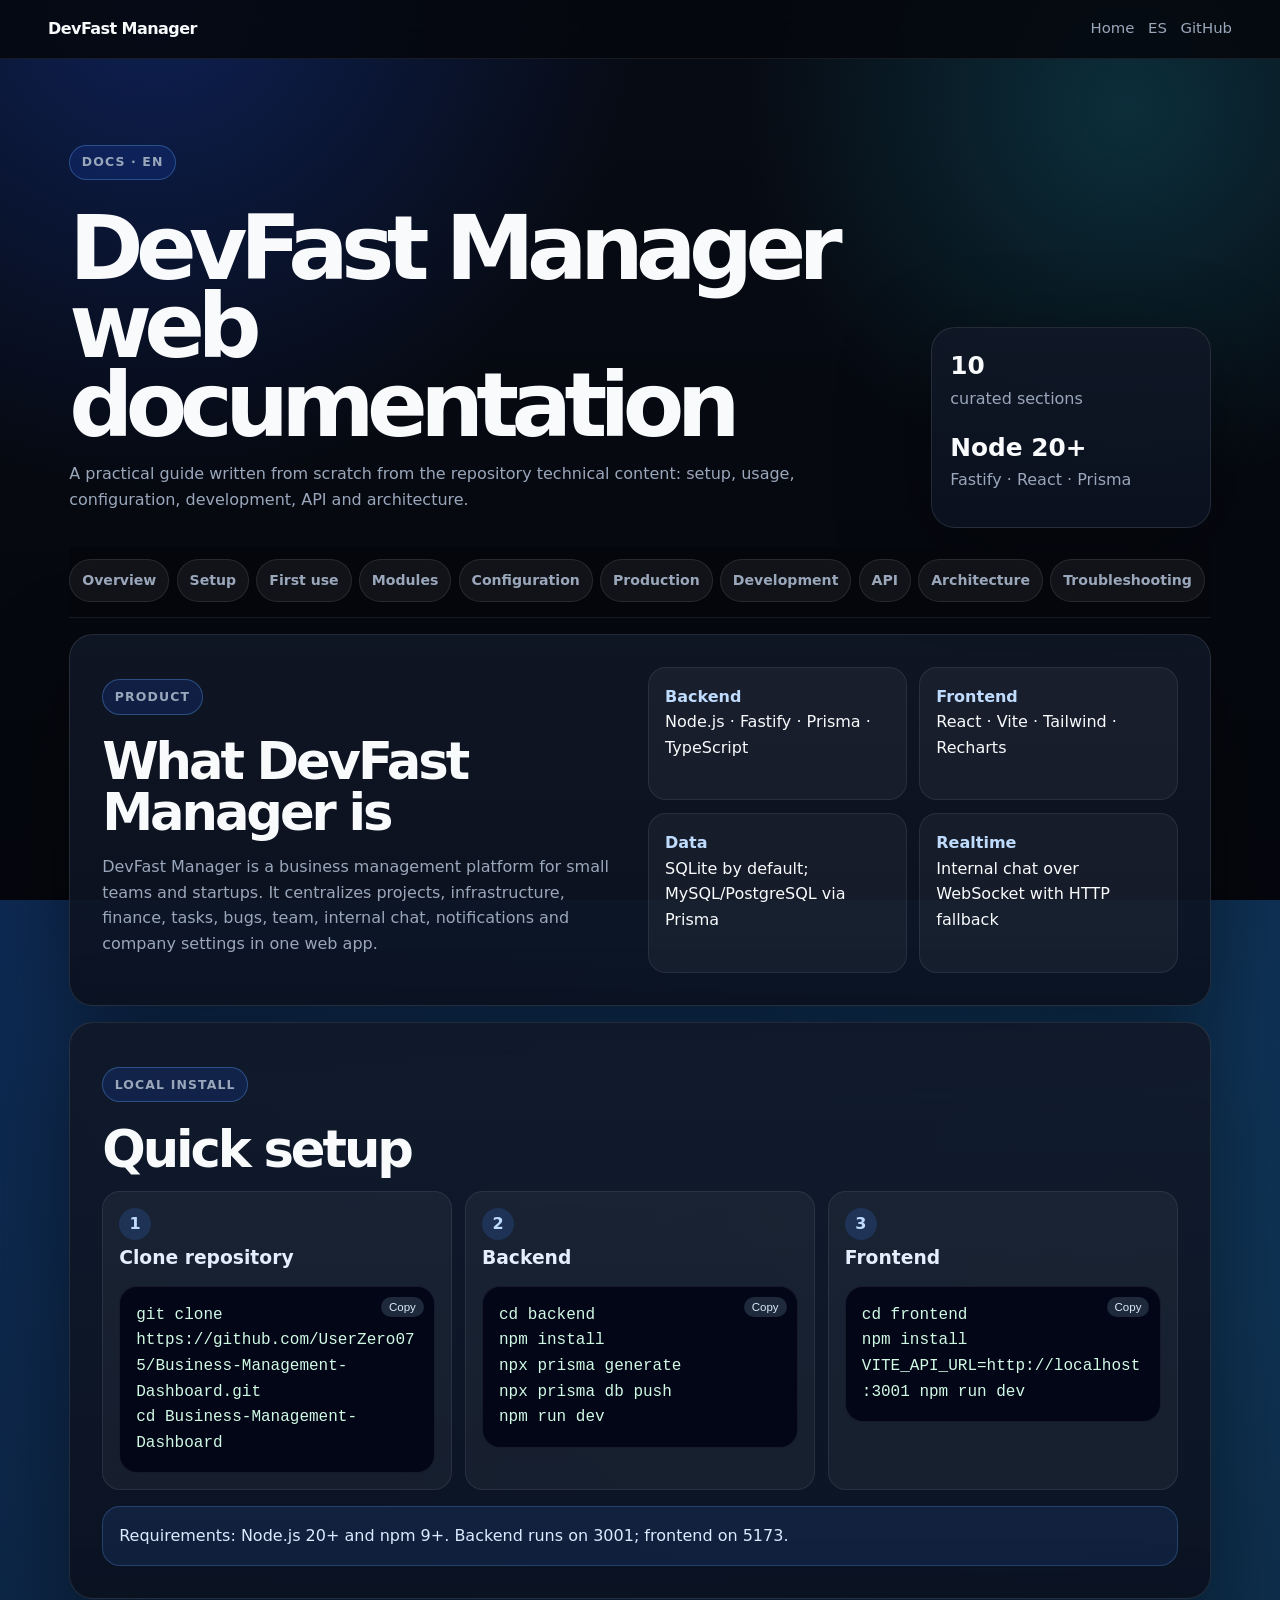
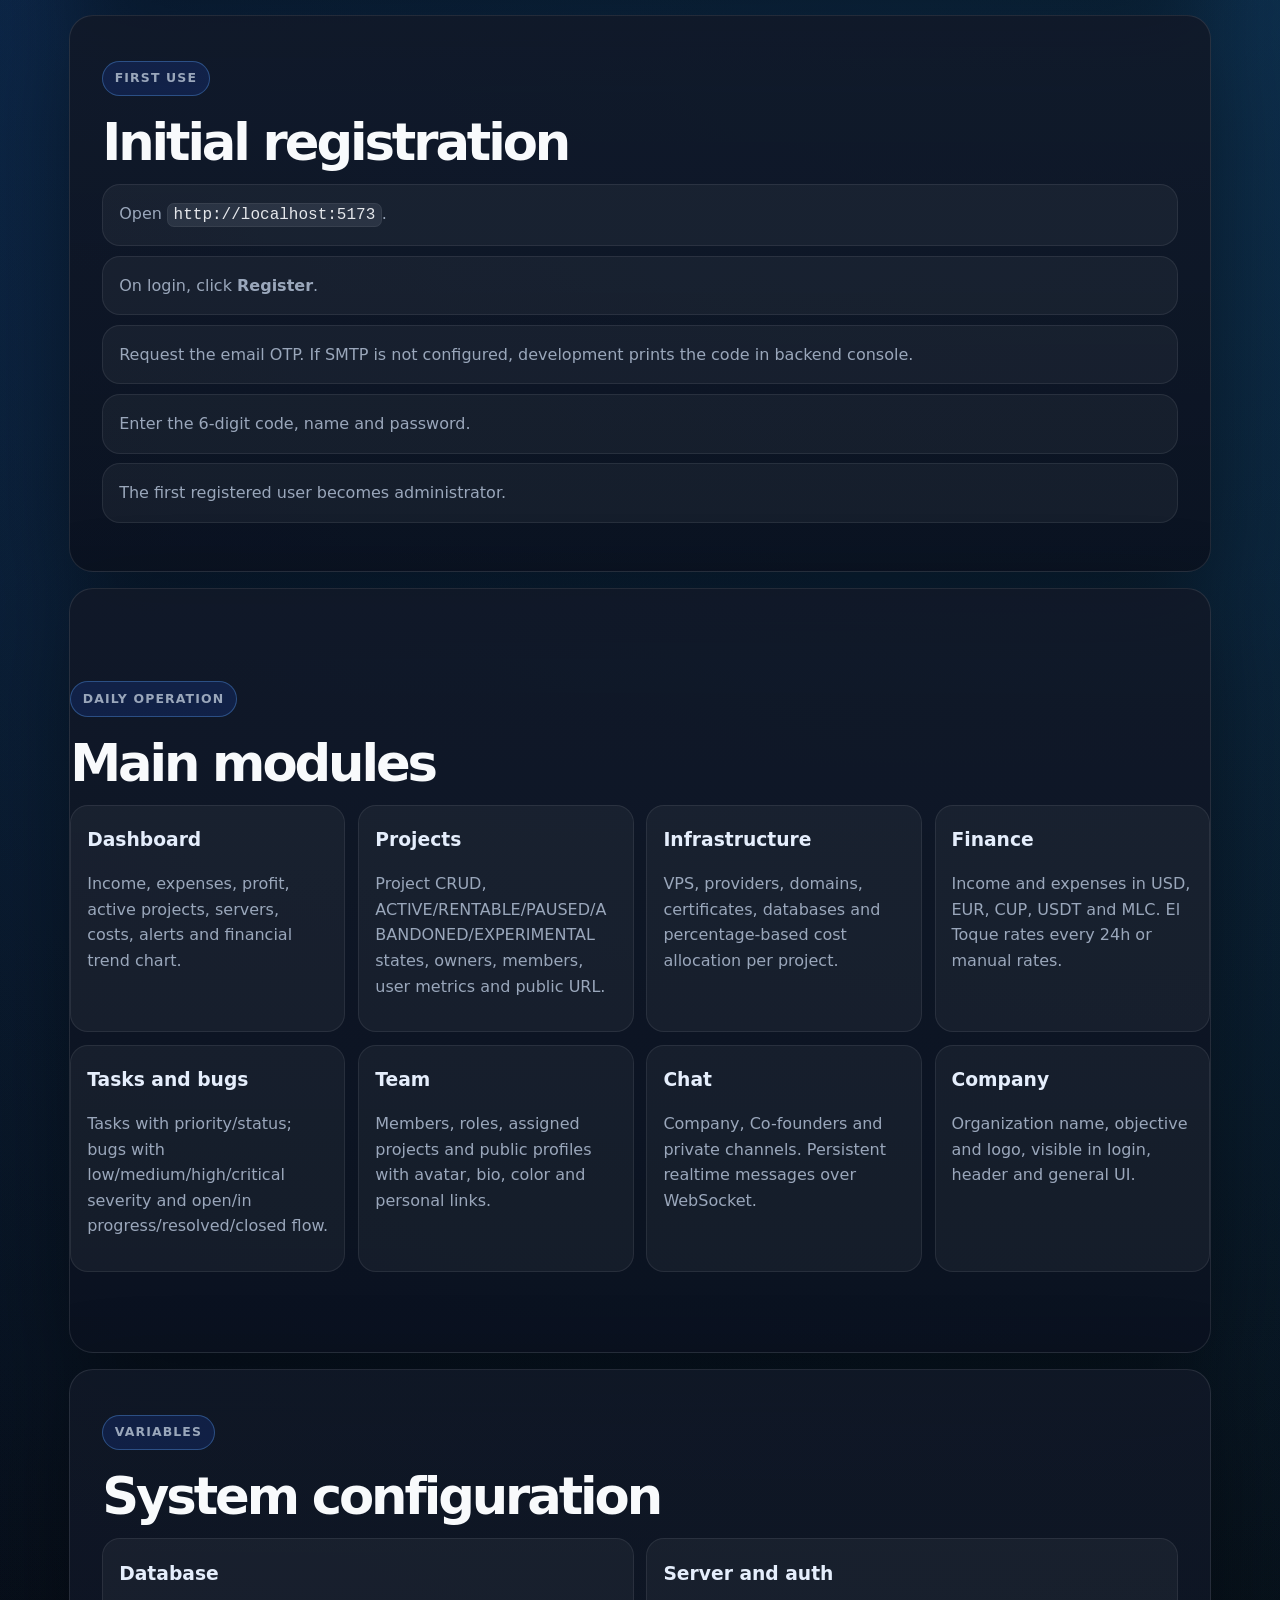
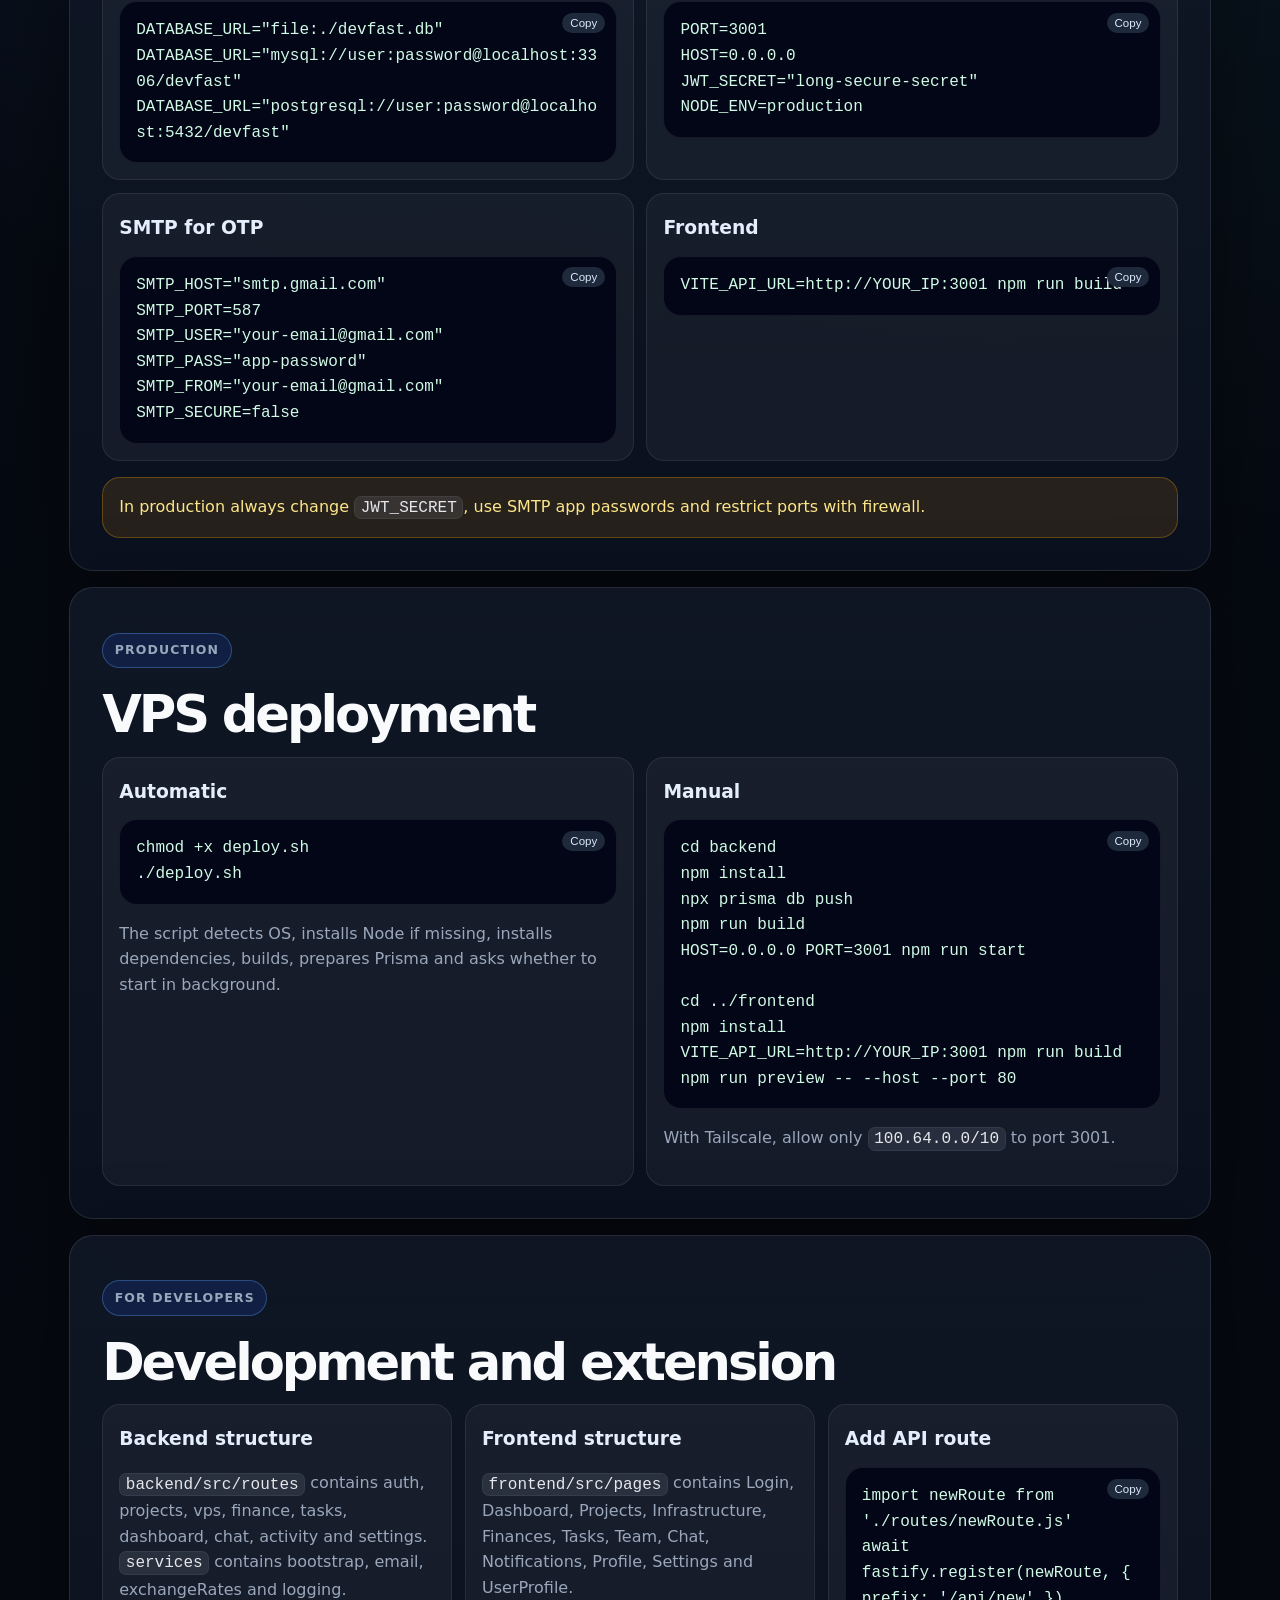
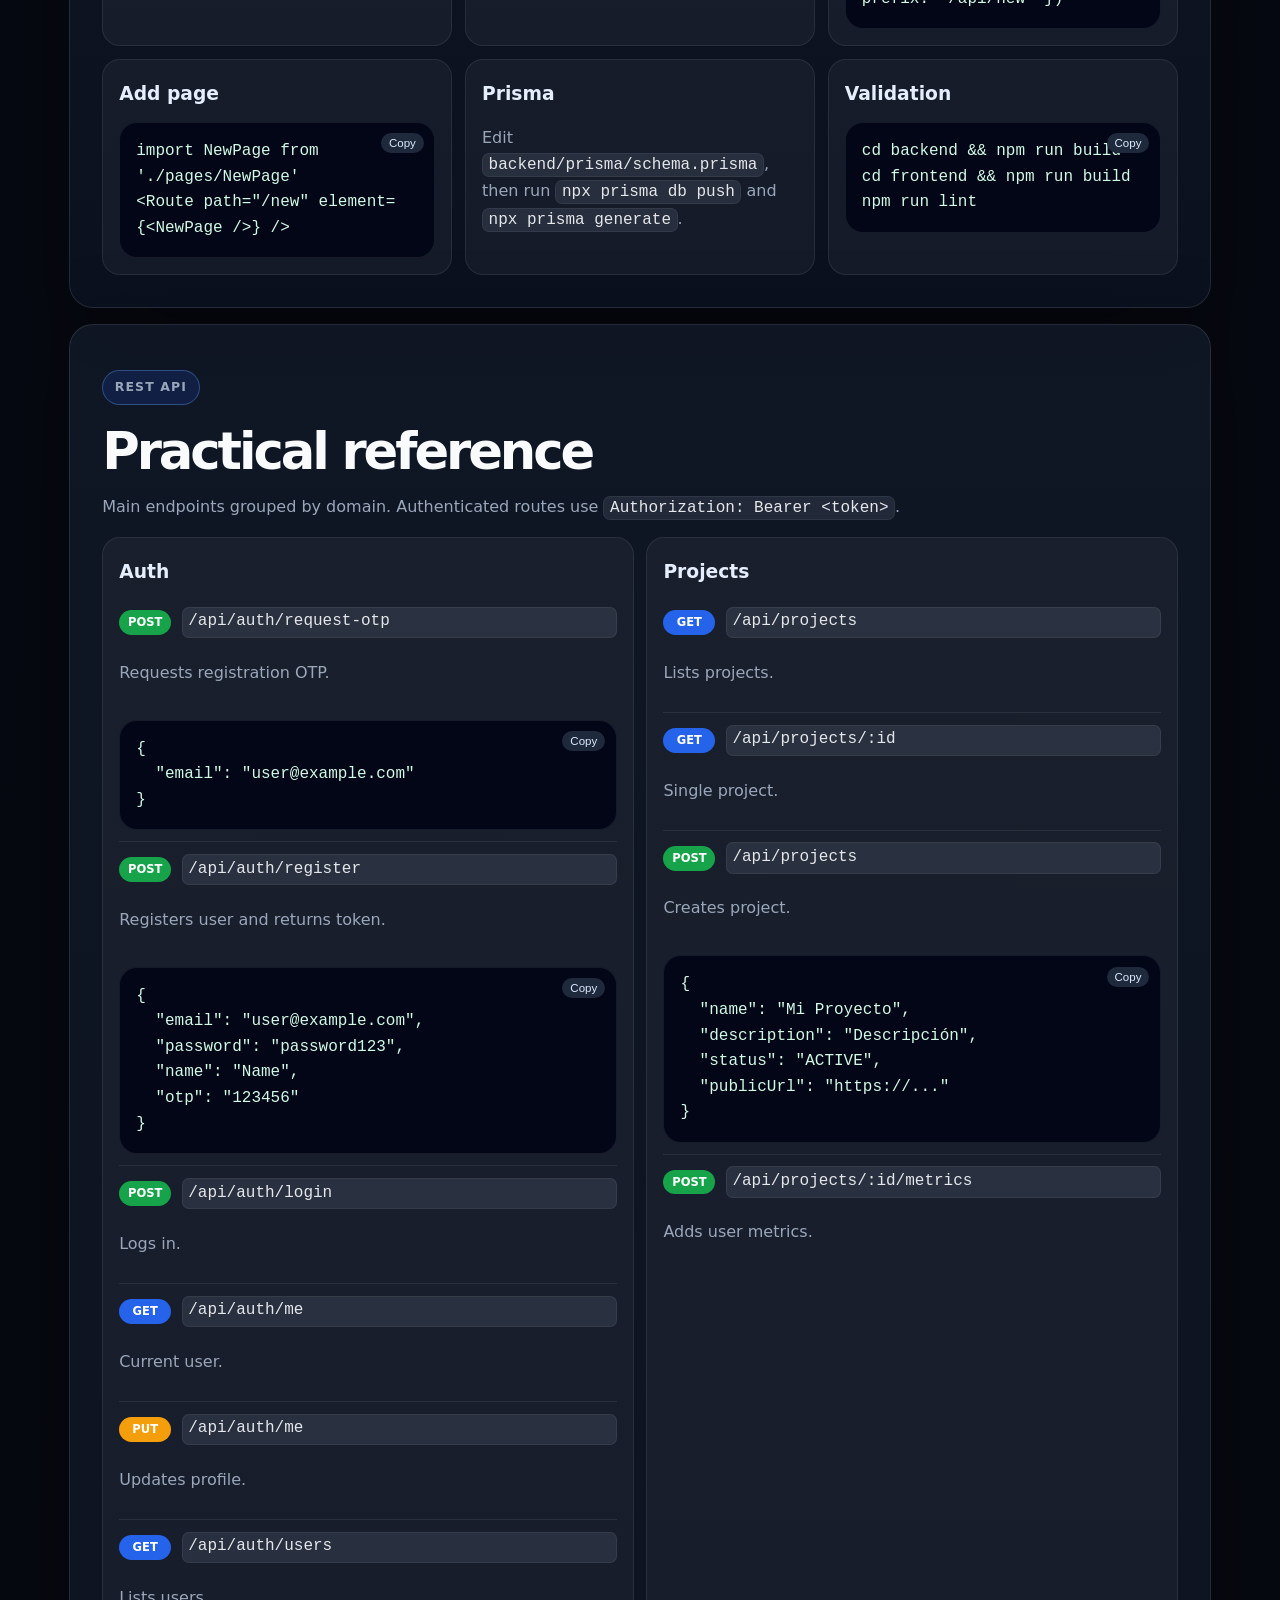
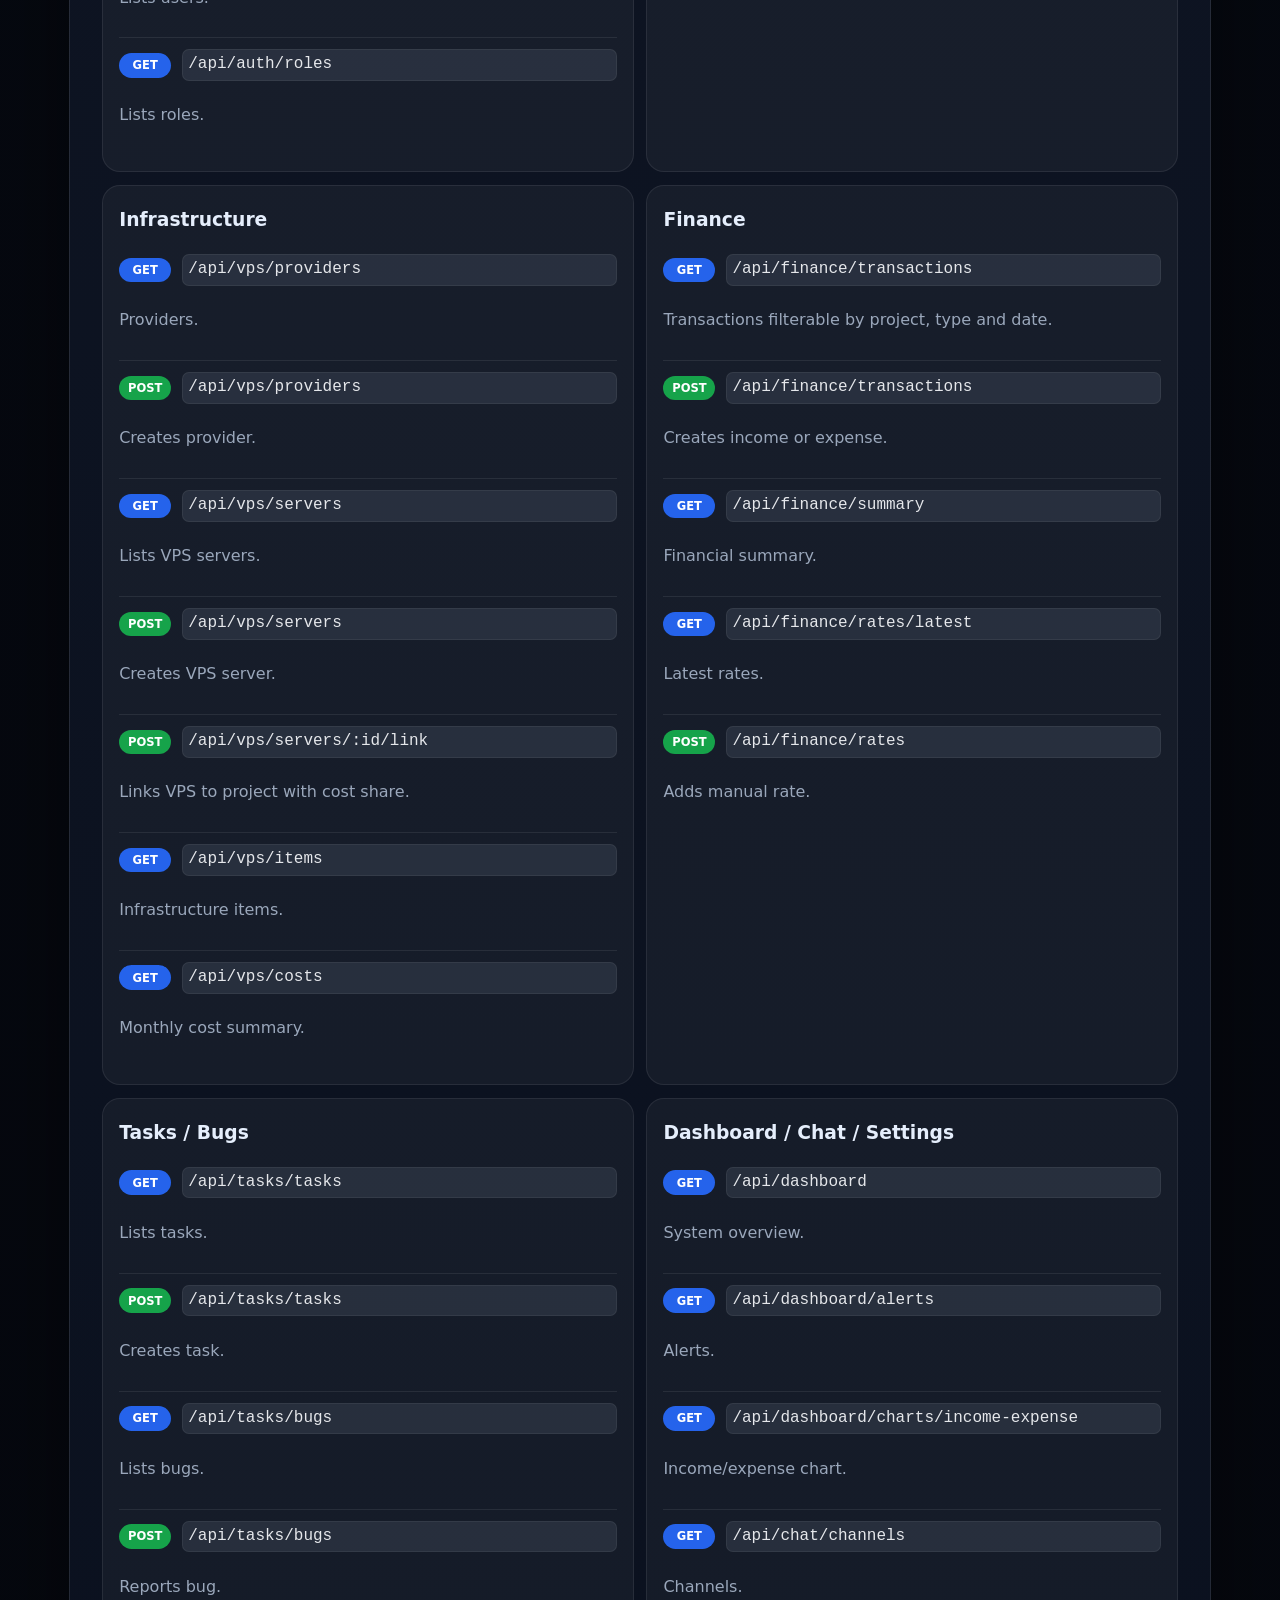
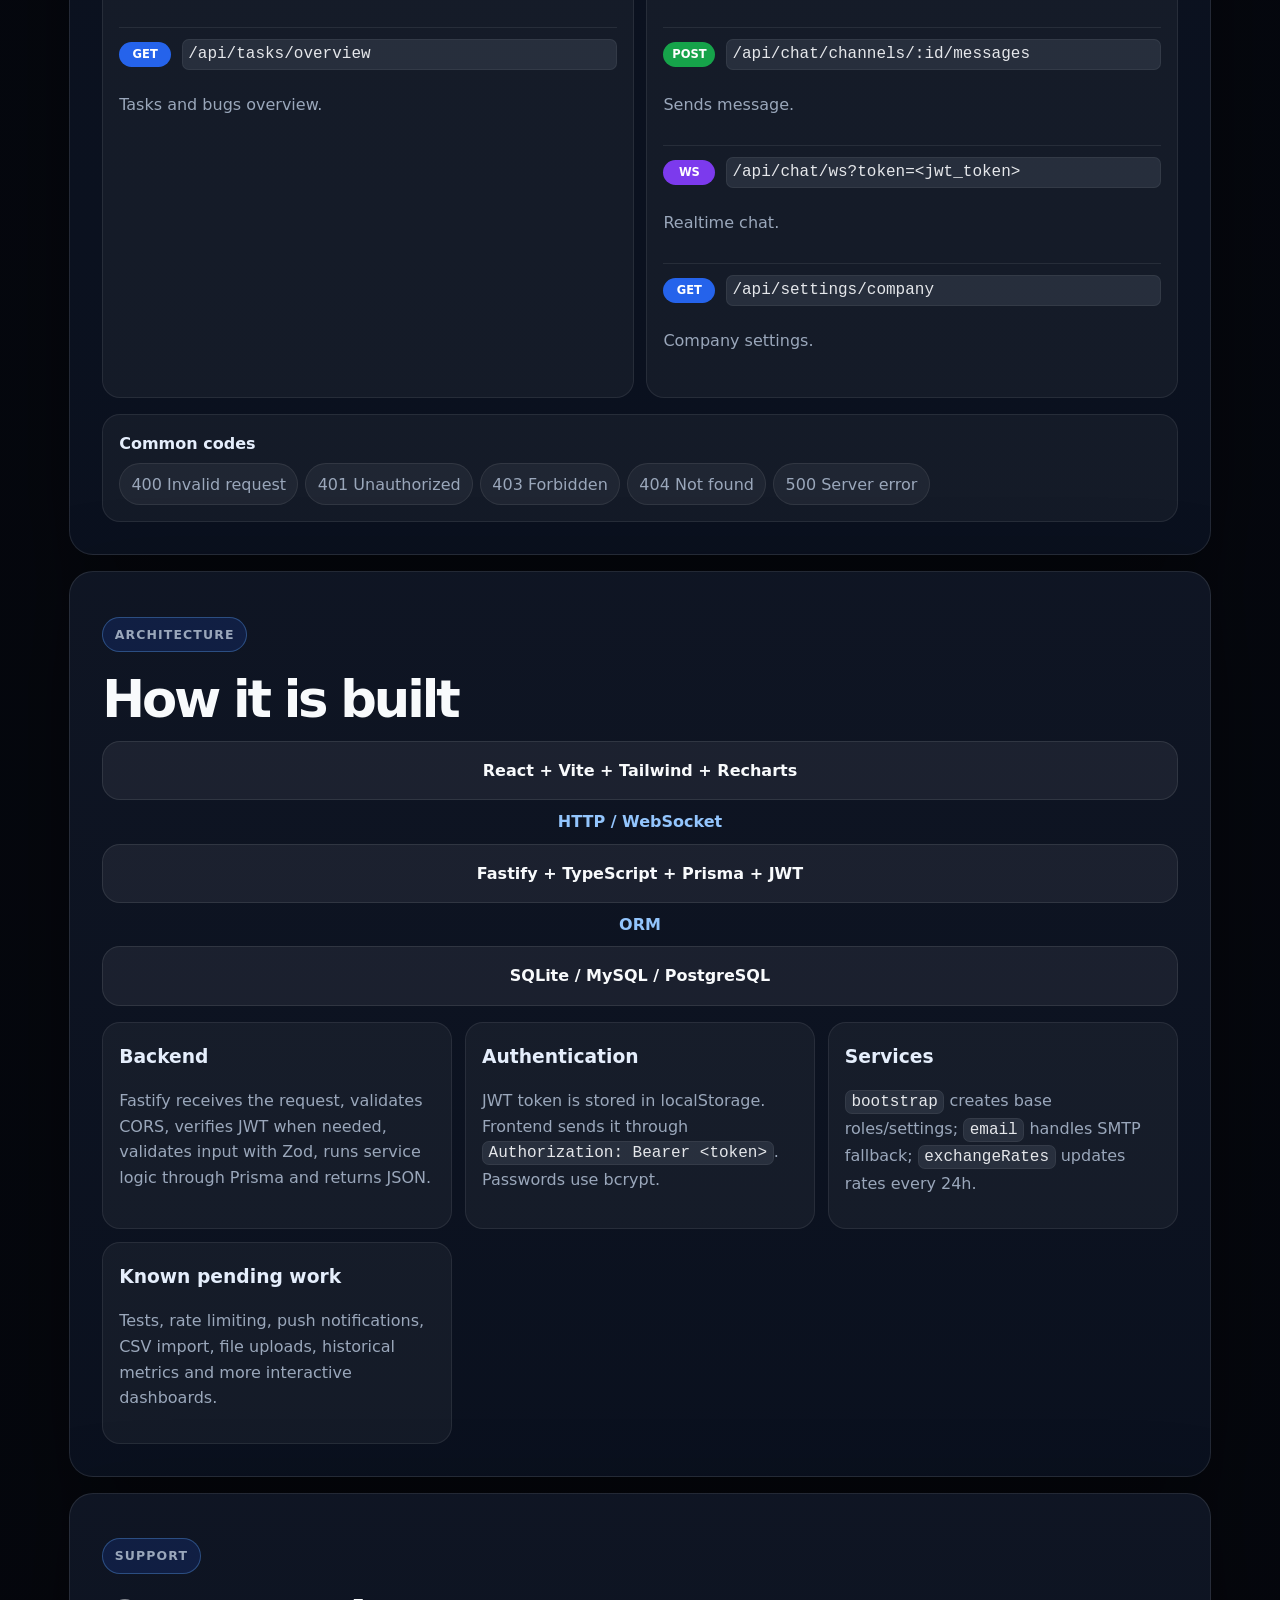
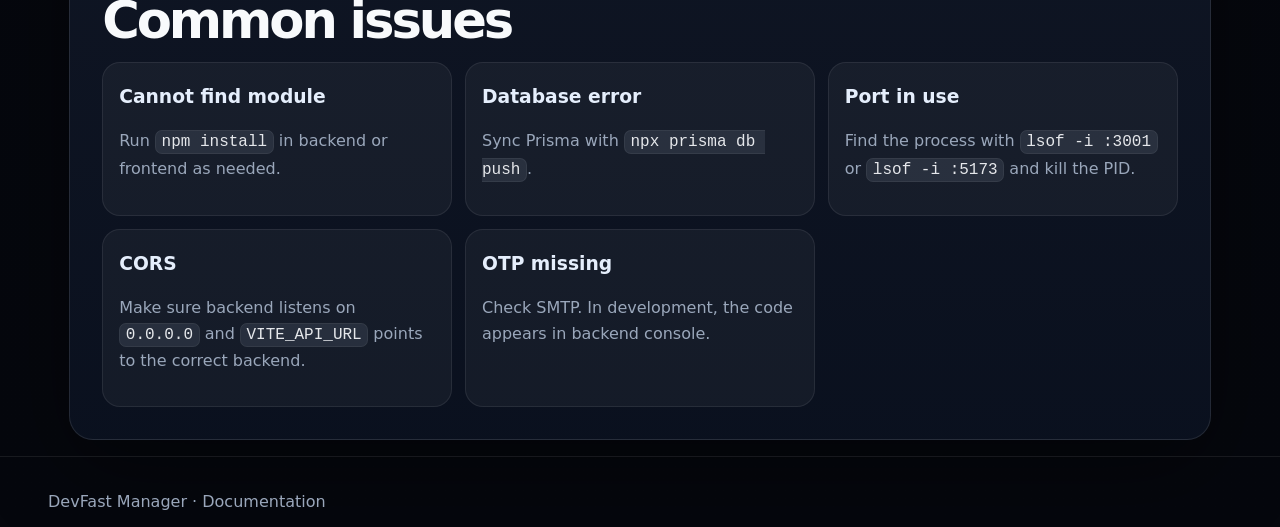
<file: docs/en.html>
<!doctype html><html lang="en"><head><meta charset="utf-8"><meta name="viewport" content="width=device-width,initial-scale=1"><title>DevFast Manager Docs</title><meta name="description" content="DevFast Manager documentation"><link rel="stylesheet" href="../style.css?v=5"></head><body class="docs-fresh"><div class="doc-bg"></div><nav class="doc-top"><a class="brand" href="../">DevFast Manager</a><div><a href="../">Home</a><a href="./">ES</a><a href="https://github.com/UserZero075/Business-Management-Dashboard">GitHub</a></div></nav><main class="fresh-main"><header class="fresh-hero"><div><p class="kicker">Docs · EN</p><h1>DevFast Manager web documentation</h1><p>A practical guide written from scratch from the repository technical content: setup, usage, configuration, development, API and architecture.</p></div><div class="doc-card"><b>10</b><span>curated sections</span><b>Node 20+</b><span>Fastify · React · Prisma</span></div></header><section class="doc-nav"><select onchange="if(this.value) location.hash=this.value"><option value="">Go to section</option><option value="#overview">Overview</option><option value="#setup">Setup</option><option value="#first-use">First use</option><option value="#modules">Modules</option><option value="#config">Configuration</option><option value="#deploy">Production</option><option value="#development">Development</option><option value="#api">API</option><option value="#architecture">Architecture</option><option value="#troubleshooting">Troubleshooting</option></select><div><a href="#overview">Overview</a><a href="#setup">Setup</a><a href="#first-use">First use</a><a href="#modules">Modules</a><a href="#config">Configuration</a><a href="#deploy">Production</a><a href="#development">Development</a><a href="#api">API</a><a href="#architecture">Architecture</a><a href="#troubleshooting">Troubleshooting</a></div></section><section id="overview" class="doc-block hero-doc"><div><p class="kicker">Product</p><h2>What DevFast Manager is</h2><p>DevFast Manager is a business management platform for small teams and startups. It centralizes projects, infrastructure, finance, tasks, bugs, team, internal chat, notifications and company settings in one web app.</p></div><div class="facts"><span><b>Backend</b>Node.js · Fastify · Prisma · TypeScript</span><span><b>Frontend</b>React · Vite · Tailwind · Recharts</span><span><b>Data</b>SQLite by default; MySQL/PostgreSQL via Prisma</span><span><b>Realtime</b>Internal chat over WebSocket with HTTP fallback</span></div></section><section id="setup" class="doc-block"><p class="kicker">Local install</p><h2>Quick setup</h2><div class="steps"><article><b>1</b><h3>Clone repository</h3><pre><button class="copy" type="button">Copy</button><code>git clone https://github.com/UserZero075/Business-Management-Dashboard.git
cd Business-Management-Dashboard</code></pre></article><article><b>2</b><h3>Backend</h3><pre><button class="copy" type="button">Copy</button><code>cd backend
npm install
npx prisma generate
npx prisma db push
npm run dev</code></pre></article><article><b>3</b><h3>Frontend</h3><pre><button class="copy" type="button">Copy</button><code>cd frontend
npm install
VITE_API_URL=http://localhost:3001 npm run dev</code></pre></article></div><div class="notice">Requirements: Node.js 20+ and npm 9+. Backend runs on 3001; frontend on 5173.</div></section><section id="first-use" class="doc-block"><p class="kicker">First use</p><h2>Initial registration</h2><ol class="timeline"><li>Open <code>http://localhost:5173</code>.</li><li>On login, click <b>Register</b>.</li><li>Request the email OTP. If SMTP is not configured, development prints the code in backend console.</li><li>Enter the 6-digit code, name and password.</li><li>The first registered user becomes administrator.</li></ol></section><section id="modules" class="doc-block"><p class="kicker">Daily operation</p><h2>Main modules</h2><div class="module-grid"><article><h3>Dashboard</h3><p>Income, expenses, profit, active projects, servers, costs, alerts and financial trend chart.</p></article><article><h3>Projects</h3><p>Project CRUD, ACTIVE/RENTABLE/PAUSED/ABANDONED/EXPERIMENTAL states, owners, members, user metrics and public URL.</p></article><article><h3>Infrastructure</h3><p>VPS, providers, domains, certificates, databases and percentage-based cost allocation per project.</p></article><article><h3>Finance</h3><p>Income and expenses in USD, EUR, CUP, USDT and MLC. El Toque rates every 24h or manual rates.</p></article><article><h3>Tasks and bugs</h3><p>Tasks with priority/status; bugs with low/medium/high/critical severity and open/in progress/resolved/closed flow.</p></article><article><h3>Team</h3><p>Members, roles, assigned projects and public profiles with avatar, bio, color and personal links.</p></article><article><h3>Chat</h3><p>Company, Co-founders and private channels. Persistent realtime messages over WebSocket.</p></article><article><h3>Company</h3><p>Organization name, objective and logo, visible in login, header and general UI.</p></article></div></section><section id="config" class="doc-block"><p class="kicker">Variables</p><h2>System configuration</h2><div class="config-grid"><article><h3>Database</h3><pre><button class="copy" type="button">Copy</button><code>DATABASE_URL="file:./devfast.db"
DATABASE_URL="mysql://user:password@localhost:3306/devfast"
DATABASE_URL="postgresql://user:password@localhost:5432/devfast"</code></pre></article><article><h3>Server and auth</h3><pre><button class="copy" type="button">Copy</button><code>PORT=3001
HOST=0.0.0.0
JWT_SECRET="long-secure-secret"
NODE_ENV=production</code></pre></article><article><h3>SMTP for OTP</h3><pre><button class="copy" type="button">Copy</button><code>SMTP_HOST="smtp.gmail.com"
SMTP_PORT=587
SMTP_USER="your-email@gmail.com"
SMTP_PASS="app-password"
SMTP_FROM="your-email@gmail.com"
SMTP_SECURE=false</code></pre></article><article><h3>Frontend</h3><pre><button class="copy" type="button">Copy</button><code>VITE_API_URL=http://YOUR_IP:3001 npm run build</code></pre></article></div><div class="notice danger">In production always change <code>JWT_SECRET</code>, use SMTP app passwords and restrict ports with firewall.</div></section><section id="deploy" class="doc-block"><p class="kicker">Production</p><h2>VPS deployment</h2><div class="split-doc"><div><h3>Automatic</h3><pre><button class="copy" type="button">Copy</button><code>chmod +x deploy.sh
./deploy.sh</code></pre><p>The script detects OS, installs Node if missing, installs dependencies, builds, prepares Prisma and asks whether to start in background.</p></div><div><h3>Manual</h3><pre><button class="copy" type="button">Copy</button><code>cd backend
npm install
npx prisma db push
npm run build
HOST=0.0.0.0 PORT=3001 npm run start

cd ../frontend
npm install
VITE_API_URL=http://YOUR_IP:3001 npm run build
npm run preview -- --host --port 80</code></pre><p>With Tailscale, allow only <code>100.64.0.0/10</code> to port 3001.</p></div></div></section><section id="development" class="doc-block"><p class="kicker">For developers</p><h2>Development and extension</h2><div class="module-grid compact"><article><h3>Backend structure</h3><p><code>backend/src/routes</code> contains auth, projects, vps, finance, tasks, dashboard, chat, activity and settings. <code>services</code> contains bootstrap, email, exchangeRates and logging.</p></article><article><h3>Frontend structure</h3><p><code>frontend/src/pages</code> contains Login, Dashboard, Projects, Infrastructure, Finances, Tasks, Team, Chat, Notifications, Profile, Settings and UserProfile.</p></article><article><h3>Add API route</h3><pre><button class="copy" type="button">Copy</button><code>import newRoute from './routes/newRoute.js'
await fastify.register(newRoute, { prefix: '/api/new' })</code></pre></article><article><h3>Add page</h3><pre><button class="copy" type="button">Copy</button><code>import NewPage from './pages/NewPage'
&lt;Route path="/new" element={&lt;NewPage /&gt;} /&gt;</code></pre></article><article><h3>Prisma</h3><p>Edit <code>backend/prisma/schema.prisma</code>, then run <code>npx prisma db push</code> and <code>npx prisma generate</code>.</p></article><article><h3>Validation</h3><pre><button class="copy" type="button">Copy</button><code>cd backend &amp;&amp; npm run build
cd frontend &amp;&amp; npm run build
npm run lint</code></pre></article></div></section><section id="api" class="doc-block"><p class="kicker">REST API</p><h2>Practical reference</h2><p>Main endpoints grouped by domain. Authenticated routes use <code>Authorization: Bearer &lt;token&gt;</code>.</p><div class="api-groups"><article><h3>Auth</h3><div class="api-row"><span class="verb post">POST</span><code>/api/auth/request-otp</code><p>Requests registration OTP.</p><pre><button class="copy" type="button">Copy</button><code>{
  "email": "user@example.com"
}</code></pre></div><div class="api-row"><span class="verb post">POST</span><code>/api/auth/register</code><p>Registers user and returns token.</p><pre><button class="copy" type="button">Copy</button><code>{
  "email": "user@example.com",
  "password": "password123",
  "name": "Name",
  "otp": "123456"
}</code></pre></div><div class="api-row"><span class="verb post">POST</span><code>/api/auth/login</code><p>Logs in.</p></div><div class="api-row"><span class="verb get">GET</span><code>/api/auth/me</code><p>Current user.</p></div><div class="api-row"><span class="verb put">PUT</span><code>/api/auth/me</code><p>Updates profile.</p></div><div class="api-row"><span class="verb get">GET</span><code>/api/auth/users</code><p>Lists users.</p></div><div class="api-row"><span class="verb get">GET</span><code>/api/auth/roles</code><p>Lists roles.</p></div></article><article><h3>Projects</h3><div class="api-row"><span class="verb get">GET</span><code>/api/projects</code><p>Lists projects.</p></div><div class="api-row"><span class="verb get">GET</span><code>/api/projects/:id</code><p>Single project.</p></div><div class="api-row"><span class="verb post">POST</span><code>/api/projects</code><p>Creates project.</p><pre><button class="copy" type="button">Copy</button><code>{
  "name": "Mi Proyecto",
  "description": "Descripción",
  "status": "ACTIVE",
  "publicUrl": "https://..."
}</code></pre></div><div class="api-row"><span class="verb post">POST</span><code>/api/projects/:id/metrics</code><p>Adds user metrics.</p></div></article><article><h3>Infrastructure</h3><div class="api-row"><span class="verb get">GET</span><code>/api/vps/providers</code><p>Providers.</p></div><div class="api-row"><span class="verb post">POST</span><code>/api/vps/providers</code><p>Creates provider.</p></div><div class="api-row"><span class="verb get">GET</span><code>/api/vps/servers</code><p>Lists VPS servers.</p></div><div class="api-row"><span class="verb post">POST</span><code>/api/vps/servers</code><p>Creates VPS server.</p></div><div class="api-row"><span class="verb post">POST</span><code>/api/vps/servers/:id/link</code><p>Links VPS to project with cost share.</p></div><div class="api-row"><span class="verb get">GET</span><code>/api/vps/items</code><p>Infrastructure items.</p></div><div class="api-row"><span class="verb get">GET</span><code>/api/vps/costs</code><p>Monthly cost summary.</p></div></article><article><h3>Finance</h3><div class="api-row"><span class="verb get">GET</span><code>/api/finance/transactions</code><p>Transactions filterable by project, type and date.</p></div><div class="api-row"><span class="verb post">POST</span><code>/api/finance/transactions</code><p>Creates income or expense.</p></div><div class="api-row"><span class="verb get">GET</span><code>/api/finance/summary</code><p>Financial summary.</p></div><div class="api-row"><span class="verb get">GET</span><code>/api/finance/rates/latest</code><p>Latest rates.</p></div><div class="api-row"><span class="verb post">POST</span><code>/api/finance/rates</code><p>Adds manual rate.</p></div></article><article><h3>Tasks / Bugs</h3><div class="api-row"><span class="verb get">GET</span><code>/api/tasks/tasks</code><p>Lists tasks.</p></div><div class="api-row"><span class="verb post">POST</span><code>/api/tasks/tasks</code><p>Creates task.</p></div><div class="api-row"><span class="verb get">GET</span><code>/api/tasks/bugs</code><p>Lists bugs.</p></div><div class="api-row"><span class="verb post">POST</span><code>/api/tasks/bugs</code><p>Reports bug.</p></div><div class="api-row"><span class="verb get">GET</span><code>/api/tasks/overview</code><p>Tasks and bugs overview.</p></div></article><article><h3>Dashboard / Chat / Settings</h3><div class="api-row"><span class="verb get">GET</span><code>/api/dashboard</code><p>System overview.</p></div><div class="api-row"><span class="verb get">GET</span><code>/api/dashboard/alerts</code><p>Alerts.</p></div><div class="api-row"><span class="verb get">GET</span><code>/api/dashboard/charts/income-expense</code><p>Income/expense chart.</p></div><div class="api-row"><span class="verb get">GET</span><code>/api/chat/channels</code><p>Channels.</p></div><div class="api-row"><span class="verb post">POST</span><code>/api/chat/channels/:id/messages</code><p>Sends message.</p></div><div class="api-row"><span class="verb ws">WS</span><code>/api/chat/ws?token=&lt;jwt_token&gt;</code><p>Realtime chat.</p></div><div class="api-row"><span class="verb get">GET</span><code>/api/settings/company</code><p>Company settings.</p></div></article></div><div class="error-table"><b>Common codes</b><span>400 Invalid request</span><span>401 Unauthorized</span><span>403 Forbidden</span><span>404 Not found</span><span>500 Server error</span></div></section><section id="architecture" class="doc-block"><p class="kicker">Architecture</p><h2>How it is built</h2><div class="flow"><span>React + Vite + Tailwind + Recharts</span><i>HTTP / WebSocket</i><span>Fastify + TypeScript + Prisma + JWT</span><i>ORM</i><span>SQLite / MySQL / PostgreSQL</span></div><div class="module-grid compact"><article><h3>Backend</h3><p>Fastify receives the request, validates CORS, verifies JWT when needed, validates input with Zod, runs service logic through Prisma and returns JSON.</p></article><article><h3>Authentication</h3><p>JWT token is stored in localStorage. Frontend sends it through <code>Authorization: Bearer &lt;token&gt;</code>. Passwords use bcrypt.</p></article><article><h3>Services</h3><p><code>bootstrap</code> creates base roles/settings; <code>email</code> handles SMTP fallback; <code>exchangeRates</code> updates rates every 24h.</p></article><article><h3>Known pending work</h3><p>Tests, rate limiting, push notifications, CSV import, file uploads, historical metrics and more interactive dashboards.</p></article></div></section><section id="troubleshooting" class="doc-block"><p class="kicker">Support</p><h2>Common issues</h2><div class="module-grid compact"><article><h3>Cannot find module</h3><p>Run <code>npm install</code> in backend or frontend as needed.</p></article><article><h3>Database error</h3><p>Sync Prisma with <code>npx prisma db push</code>.</p></article><article><h3>Port in use</h3><p>Find the process with <code>lsof -i :3001</code> or <code>lsof -i :5173</code> and kill the PID.</p></article><article><h3>CORS</h3><p>Make sure backend listens on <code>0.0.0.0</code> and <code>VITE_API_URL</code> points to the correct backend.</p></article><article><h3>OTP missing</h3><p>Check SMTP. In development, the code appears in backend console.</p></article></div></section></main><footer class="doc-footer">DevFast Manager · Documentation</footer><script>document.querySelectorAll('.copy').forEach(b=>b.onclick=async()=>{const t=b.nextElementSibling.innerText;try{await navigator.clipboard.writeText(t);b.textContent='OK';setTimeout(()=>b.textContent='Copy',900)}catch(e){}})</script></body></html>
</file>
<file: style.css>
:root{
  --bg:#05070d;--bg2:#070b14;--panel:#0b1220;--card:#101827;--card2:#0f172a;
  --line:#223047;--line2:#314158;--text:#f8fafc;--muted:#9aa7bb;--muted2:#64748b;
  --blue:#3b82f6;--cyan:#22d3ee;--green:#34d399;--amber:#f59e0b;--red:#ef4444;
  --radius:24px;--shadow:0 26px 90px rgba(0,0,0,.42);
}
*{box-sizing:border-box}html{scroll-behavior:smooth}body{margin:0;min-width:0;background:radial-gradient(circle at 80% 0,#1d4ed833,transparent 30%),radial-gradient(circle at 15% 20%,#0891b222,transparent 28%),linear-gradient(180deg,var(--bg2),var(--bg));color:var(--text);font-family:Inter,ui-sans-serif,system-ui,Segoe UI,Arial,sans-serif;line-height:1.6;overflow-x:hidden}a{color:inherit}.grain,.doc-bg{pointer-events:none;position:fixed;inset:0;z-index:-2}.grain{opacity:.18;background-image:radial-gradient(#fff .55px,transparent .75px);background-size:18px 18px;mask-image:linear-gradient(#000,transparent 78%)}.doc-bg{background:radial-gradient(circle at 12% 0,#1d4ed842,transparent 32%),radial-gradient(circle at 88% 12%,#22d3ee26,transparent 28%),linear-gradient(180deg,var(--bg2),var(--bg))}
nav,.doc-top{position:sticky;top:0;z-index:30;display:flex;justify-content:space-between;align-items:center;gap:1rem;padding:1rem clamp(1rem,4vw,3rem);background:rgba(5,7,13,.78);backdrop-filter:blur(18px);border-bottom:1px solid rgba(255,255,255,.08)}.brand{text-decoration:none;font-weight:900;letter-spacing:-.035em;color:var(--text)}nav div,.doc-top div{display:flex;gap:.85rem;align-items:center;flex-wrap:wrap}nav a:not(.brand),.doc-top a:not(.brand){text-decoration:none;color:var(--muted);font-size:.93rem}.lang{position:fixed;right:1rem;bottom:1rem;z-index:40;display:flex;gap:.2rem;padding:.25rem;background:rgba(11,18,32,.92);border:1px solid var(--line);border-radius:999px;box-shadow:var(--shadow)}.lang button{border:0;background:transparent;color:var(--muted);padding:.5rem .75rem;border-radius:999px;cursor:pointer}.lang button.active,.lang .active{background:linear-gradient(135deg,var(--blue),var(--cyan));color:white}
main,.fresh-main{width:min(1180px,100%);margin:auto;padding:0 clamp(.9rem,3vw,1.2rem)}.hero{min-height:calc(100svh - 68px);padding:clamp(3.5rem,8vw,6rem) 0}.hero-grid{display:grid;grid-template-columns:minmax(0,1fr) minmax(280px,.92fr);align-items:center;gap:clamp(2rem,5vw,5rem)}.hero-copy{min-width:0}.eyebrow,.kicker{display:inline-flex;width:max-content;max-width:100%;padding:.42rem .72rem;border:1px solid rgba(96,165,250,.35);border-radius:999px;background:rgba(29,78,216,.18);color:#dbeafe;font-size:.78rem;font-weight:900;text-transform:uppercase;letter-spacing:.09em}.hero h1,.fresh-hero h1{margin:1rem 0;font-size:clamp(3rem,8vw,7.1rem);line-height:.88;letter-spacing:-.085em;max-width:840px}.lead,.hero-copy p,.split p,.terminal p,.docs-call p,.grid p,.fresh-hero p,.doc-block p,.doc-block li{color:var(--muted)}.lead{max-width:680px;font-size:clamp(1.02rem,2vw,1.28rem)}.actions{display:flex;gap:.8rem;flex-wrap:wrap;margin-top:2rem}.btn{display:inline-flex;align-items:center;justify-content:center;min-height:46px;padding:.82rem 1rem;border-radius:14px;border:1px solid rgba(255,255,255,.14);background:rgba(255,255,255,.06);text-decoration:none;color:white;font-weight:750}.btn.primary{border:0;background:linear-gradient(135deg,var(--blue),var(--cyan));box-shadow:0 16px 46px rgba(59,130,246,.28)}.hero-visual{min-width:0;perspective:1000px}.screen{position:relative;transform:rotateX(2deg) rotateY(-5deg);will-change:transform}.screen:before{content:"";position:absolute;inset:-16px;background:linear-gradient(135deg,var(--blue),var(--cyan));filter:blur(36px);opacity:.36;z-index:-1}.screen img{display:block;width:100%;max-width:100%;aspect-ratio:16/10;object-fit:cover;border-radius:30px;border:1px solid rgba(255,255,255,.18);box-shadow:var(--shadow)}.glass-card{position:absolute;padding:.85rem 1rem;border-radius:18px;background:rgba(7,16,31,.78);border:1px solid rgba(255,255,255,.16);backdrop-filter:blur(16px);box-shadow:0 18px 60px #0008}.glass-card b{display:block;font-size:1.35rem}.glass-card span{color:var(--muted);font-size:.82rem}.glass-card.one{left:-12px;bottom:36px}.glass-card.two{right:-8px;top:30px}
.split,.terminal,.docs-call,#modules{padding:clamp(3.2rem,7vw,5rem) 0}h2{font-size:clamp(2rem,5vw,4.2rem);line-height:1;letter-spacing:-.065em;margin:.5rem 0 1rem}.split{display:grid;grid-template-columns:1fr .9fr;gap:1rem;align-items:center}.stack-card,.grid article,.terminal,.doc-card,.doc-block{background:linear-gradient(180deg,rgba(17,24,39,.88),rgba(11,18,32,.92));border:1px solid rgba(255,255,255,.1);box-shadow:var(--shadow);border-radius:var(--radius)}.stack-card{display:grid;grid-template-columns:repeat(2,minmax(0,1fr));gap:.8rem;padding:1rem}.stack-card span,.facts span,.steps article,.module-grid article,.config-grid article,.api-groups article,.split-doc>div,.error-table,.timeline li{background:rgba(255,255,255,.045);border:1px solid rgba(255,255,255,.08);border-radius:18px;padding:1rem}.stack-card b,.facts b,.steps b{display:block;color:#bfdbfe}.stack-card small{color:var(--muted)}.grid{display:grid;grid-template-columns:repeat(3,minmax(0,1fr));gap:1rem}.grid article{padding:1.25rem}.grid h3{color:#bfdbfe;margin:.1rem 0}.terminal{display:grid;grid-template-columns:.85fr 1.15fr;gap:1rem;padding:1.2rem}pre{position:relative;margin:0;overflow:auto;max-width:100%;padding:1rem;border-radius:18px;background:#020617;color:#d1fae5;border:1px solid rgba(255,255,255,.08);-webkit-overflow-scrolling:touch}code{font-family:ui-monospace,SFMono-Regular,Menlo,Monaco,Consolas,monospace}.docs-call{text-align:center}.docs-call p{max-width:720px;margin-left:auto;margin-right:auto}footer,.doc-footer{padding:2rem clamp(1rem,4vw,3rem);color:var(--muted);border-top:1px solid rgba(255,255,255,.08)}
/* Docs */
.docs-fresh{background:radial-gradient(circle at 12% 0,#1d4ed842,transparent 32%),radial-gradient(circle at 88% 12%,#22d3ee26,transparent 28%),linear-gradient(180deg,var(--bg2),var(--bg));color:var(--text)}.fresh-hero{display:grid;grid-template-columns:minmax(0,1fr) 280px;gap:1.5rem;align-items:end;padding:clamp(2.8rem,6vw,4.6rem) 0 1.2rem}.fresh-hero h1{font-size:clamp(2.6rem,7vw,5.8rem)}.doc-card{padding:1.15rem}.doc-card b{display:block;font-size:1.55rem}.doc-card span{display:block;color:var(--muted);margin-bottom:1rem}.doc-nav{position:sticky;top:65px;z-index:25;background:rgba(5,7,13,.82);backdrop-filter:blur(14px);padding:.75rem 0;border-bottom:1px solid rgba(255,255,255,.08)}.doc-nav select{display:none}.doc-nav div{display:flex;gap:.45rem;overflow:auto;padding-bottom:.2rem;scrollbar-width:none}.doc-nav div::-webkit-scrollbar{display:none}.doc-nav a{white-space:nowrap;text-decoration:none;color:var(--muted);background:rgba(255,255,255,.055);border:1px solid rgba(255,255,255,.09);border-radius:999px;padding:.55rem .75rem;font-weight:800;font-size:.88rem}.doc-nav a:hover{color:white;border-color:rgba(96,165,250,.5)}.doc-block{scroll-margin-top:145px;margin:1rem 0;padding:clamp(1rem,3vw,2rem);overflow:hidden}.doc-block h2{font-size:clamp(1.9rem,4vw,3.4rem);line-height:1;letter-spacing:-.06em;margin:.55rem 0 1rem}.doc-block h3{margin:.2rem 0 .5rem;color:#e5eefc}.hero-doc{display:grid;grid-template-columns:1fr 1fr;gap:1rem}.facts,.steps,.module-grid,.config-grid,.api-groups,.split-doc{display:grid;gap:.8rem}.facts,.config-grid,.split-doc,.api-groups{grid-template-columns:repeat(2,minmax(0,1fr))}.steps{grid-template-columns:repeat(3,minmax(0,1fr))}.module-grid{grid-template-columns:repeat(4,minmax(0,1fr))}.module-grid.compact{grid-template-columns:repeat(3,minmax(0,1fr))}.steps article>b{width:2rem;height:2rem;border-radius:999px;background:rgba(59,130,246,.18);display:grid;place-items:center}.notice{margin-top:1rem;background:rgba(59,130,246,.12);border:1px solid rgba(96,165,250,.25);color:#dbeafe;border-radius:18px;padding:1rem}.notice.danger{background:rgba(245,158,11,.12);border-color:rgba(245,158,11,.3);color:#fde68a}.timeline{display:grid;gap:.6rem;padding:0;list-style:none}.doc-block code{background:rgba(148,163,184,.14);border:1px solid rgba(255,255,255,.06);border-radius:7px;padding:.12rem .35rem;color:#e5e7eb}.doc-block pre{margin:.8rem 0 0}.doc-block pre code{background:transparent;border:0;color:inherit;padding:0}.copy{position:absolute;right:.65rem;top:.65rem;border:0;border-radius:999px;background:#1e293b;color:#dbeafe;font-size:.72rem;padding:.25rem .5rem}.flow{display:grid;gap:.55rem;margin:1rem 0}.flow span{background:rgba(255,255,255,.06);border:1px solid rgba(255,255,255,.09);border-radius:18px;padding:1rem;text-align:center;font-weight:850}.flow i{text-align:center;color:#93c5fd;font-style:normal;font-weight:900}.api-row{display:grid;grid-template-columns:auto minmax(0,1fr);gap:.35rem .65rem;align-items:center;border-top:1px solid rgba(255,255,255,.08);padding:.7rem 0}.api-row:first-of-type{border-top:0}.api-row p,.api-row pre{grid-column:1/-1}.verb{display:inline-flex;align-items:center;justify-content:center;min-width:52px;border-radius:999px;color:#fff;font-size:.72rem;font-weight:900;padding:.2rem .45rem;background:#64748b}.verb.get{background:#2563eb}.verb.post{background:#16a34a}.verb.put{background:#f59e0b}.verb.delete{background:#dc2626}.verb.ws{background:#7c3aed}.error-table{display:flex;gap:.45rem;flex-wrap:wrap;margin-top:1rem}.error-table b{width:100%;color:#e5eefc}.error-table span{background:rgba(255,255,255,.05);border:1px solid rgba(255,255,255,.08);border-radius:999px;padding:.45rem .7rem;color:var(--muted)}
@media(max-width:980px){.hero-grid,.split,.terminal,.fresh-hero,.hero-doc,.config-grid,.split-doc,.api-groups{grid-template-columns:1fr}.grid{grid-template-columns:repeat(2,minmax(0,1fr))}.steps,.module-grid,.module-grid.compact,.facts{grid-template-columns:repeat(2,minmax(0,1fr))}.hero{min-height:auto}.hero-visual{max-width:680px}.doc-card{display:none}}
@media(max-width:680px){nav,.doc-top{position:static;align-items:flex-start;flex-direction:column;padding:.9rem 1rem}nav div,.doc-top div{gap:.75rem}.lang{right:.7rem;bottom:.7rem}.hero{padding:3rem 0}.hero h1,.fresh-hero h1{font-size:clamp(2.65rem,15vw,4rem);letter-spacing:-.075em}.lead{font-size:1rem}.actions .btn{flex:1 1 100%}.hero-grid{gap:1.4rem}.screen{transform:none!important}.screen img{border-radius:20px}.screen:before{inset:-8px;filter:blur(24px)}.glass-card{display:none}.split,.terminal,.docs-call,#modules{padding:3rem 0}.stack-card,.grid,.steps,.module-grid,.module-grid.compact,.facts{grid-template-columns:1fr}.grid article,.stack-card span,.facts span,.steps article,.module-grid article,.config-grid article,.api-groups article,.split-doc>div{border-radius:18px}.terminal{padding:1rem}.fresh-main,main{padding:0 .85rem}.fresh-hero{padding:2.2rem 0 1rem}.doc-nav{position:sticky;top:0;padding:.65rem 0}.doc-nav div{display:none}.doc-nav select{display:block;width:100%;padding:.85rem 1rem;border:1px solid var(--line);border-radius:15px;background:var(--panel);color:var(--text);font-weight:800}.doc-block{scroll-margin-top:78px;border-radius:20px;margin:.8rem 0;padding:1rem}.doc-block h2{font-size:2rem}.api-row{grid-template-columns:1fr}.api-row code{display:block;width:100%;overflow:auto;white-space:nowrap}.doc-block pre,pre{border-radius:14px;padding:.9rem;max-width:100%}}
@media(prefers-reduced-motion:reduce){*{scroll-behavior:auto!important}.screen{transition:none!important}}
/* final responsive hardening */
.hero-grid{grid-template-columns:minmax(0,.9fr) minmax(420px,1.1fr);max-width:1360px;margin-inline:auto}.hero{min-height:auto;padding:clamp(3rem,6vw,5.2rem) 0 clamp(2rem,5vw,4rem)}.hero h1{font-size:clamp(3.4rem,6.9vw,7.6rem)}.hero-visual{width:100%}.screen img{aspect-ratio:16/9}.screen{max-width:720px;margin-left:auto}.lead{max-width:620px}.fresh-main,main{max-width:1320px}.doc-block,.grid article,.stack-card span,.facts span,.steps article,.module-grid article,.config-grid article,.api-groups article,.split-doc>div,.terminal{min-width:0;overflow:hidden}.doc-block p,.doc-block li,.grid p,.module-grid p,.facts span,.stack-card small{overflow-wrap:anywhere;word-break:normal}.api-row code,.doc-block code,pre code{overflow-wrap:anywhere;word-break:break-word;white-space:pre-wrap}.doc-block pre,pre{white-space:pre-wrap}.api-row{grid-template-columns:auto minmax(0,1fr)}.api-row>code{min-width:0}.docs-fresh,.docs-fresh .doc-bg{background:radial-gradient(circle at 12% 0,#1d4ed852,transparent 34%),radial-gradient(circle at 88% 12%,#22d3ee2e,transparent 28%),linear-gradient(180deg,#070b14,#05070d)!important;color:var(--text)!important}.doc-top{background:rgba(5,7,13,.86)!important;border-color:rgba(255,255,255,.08)!important}.doc-top a{color:var(--muted)!important}.doc-top .brand{color:var(--text)!important}.doc-footer{background:transparent!important;color:var(--muted)!important;border-color:rgba(255,255,255,.08)!important}
@media(min-width:1180px){.grid{grid-template-columns:repeat(6,minmax(0,1fr))}.grid article{grid-column:span 2}.module-grid{grid-template-columns:repeat(4,minmax(0,1fr))}.api-groups{grid-template-columns:repeat(2,minmax(0,1fr))}}
@media(max-width:980px){.hero-grid{grid-template-columns:1fr}.screen{max-width:760px;margin:0}.hero-visual{order:-1}.hero{padding-top:2rem}.hero h1{font-size:clamp(2.8rem,12vw,5.2rem)}.grid{grid-template-columns:repeat(2,minmax(0,1fr))}.api-groups,.config-grid,.split-doc,.hero-doc{grid-template-columns:1fr}}
@media(max-width:680px){html,body{max-width:100%;overflow-x:hidden}main,.fresh-main{width:100%;padding-inline:.78rem}.hero-visual{order:0}.hero{padding:2rem 0 2.4rem}.hero h1,.fresh-hero h1{font-size:clamp(2.35rem,13vw,3.55rem);line-height:.94;letter-spacing:-.065em}.lead,.fresh-hero p{font-size:.98rem}.screen img{border-radius:16px;aspect-ratio:16/10}.hero-grid{gap:1.25rem}.grid,.stack-card,.steps,.module-grid,.module-grid.compact,.facts,.config-grid,.split-doc,.api-groups{grid-template-columns:1fr!important}.doc-block h2,h2{font-size:clamp(1.65rem,9vw,2.35rem);line-height:1.05}.doc-block{padding:.9rem}.doc-block pre,pre{font-size:.78rem;line-height:1.45;padding:.85rem;max-height:none}.copy{position:static;display:inline-flex;margin-bottom:.55rem}.api-row{display:block}.verb{margin-bottom:.35rem}.api-row>code{display:block;max-width:100%;overflow:auto;white-space:nowrap;margin:.25rem 0}.doc-nav{background:rgba(5,7,13,.94)}.doc-nav select{font-size:1rem}.fresh-hero{display:block}.doc-card{display:grid;grid-template-columns:1fr 1fr;gap:.8rem;margin-top:1rem}.doc-card span{margin-bottom:0}.glass-card{display:none}}
</file>
